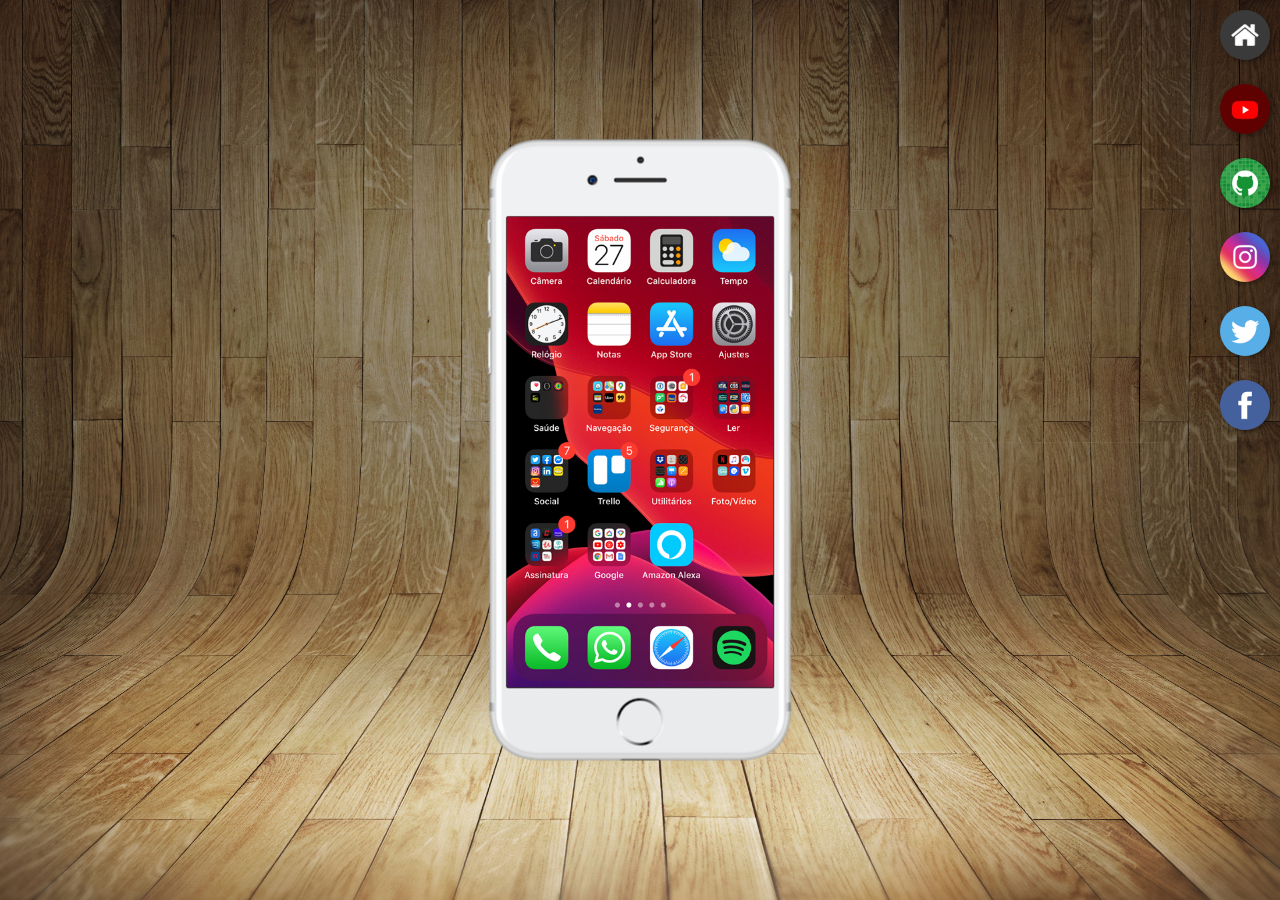
<file: index.html>
<!DOCTYPE html>
<html lang="pt-br">
<head>
    <meta charset="UTF-8">
    <meta name="viewport" content="width=device-width, initial-scale=1.0">
    <link rel="shortcut icon" href="favicon.ico" type="image/x-icon">
    <link rel="stylesheet" href="style.css">
    <title>Projeto Social</title>
</head>
<body>
    <main>
        <section id="telefone">
            <iframe src="home.html" name="tela" id="tela" frameborder="0">
                Seu navegador não é compatível com isso.
            </iframe>
        </section>

        <section id="redes-sociais">
            <a href="home.html" target="tela"><img src="imagens/logo-home.jpg" alt="Home"></a><br>
            <a href="youtube.html" target="tela"><img src="imagens/logo-youtube.jpg" alt="Youtube"></a><br>
            <a href="github.html" target="tela"><img src="imagens/logo-github.jpg" alt="GitHub"></a><br>
            <a href="instagram.html" target="tela"><img src="imagens/logo-instagram.jpg" alt="Instagram"></a><br>
            <a href="twitter.html" target="tela"><img src="imagens/logo-twitter.jpg" alt="Twitter"></a><br>
            <a href="facebook.html" target="tela"><img src="imagens/logo-facebook.jpg" alt="Facebook"></a><br>
        </section>
    </main>
</body>
</html>
</file>
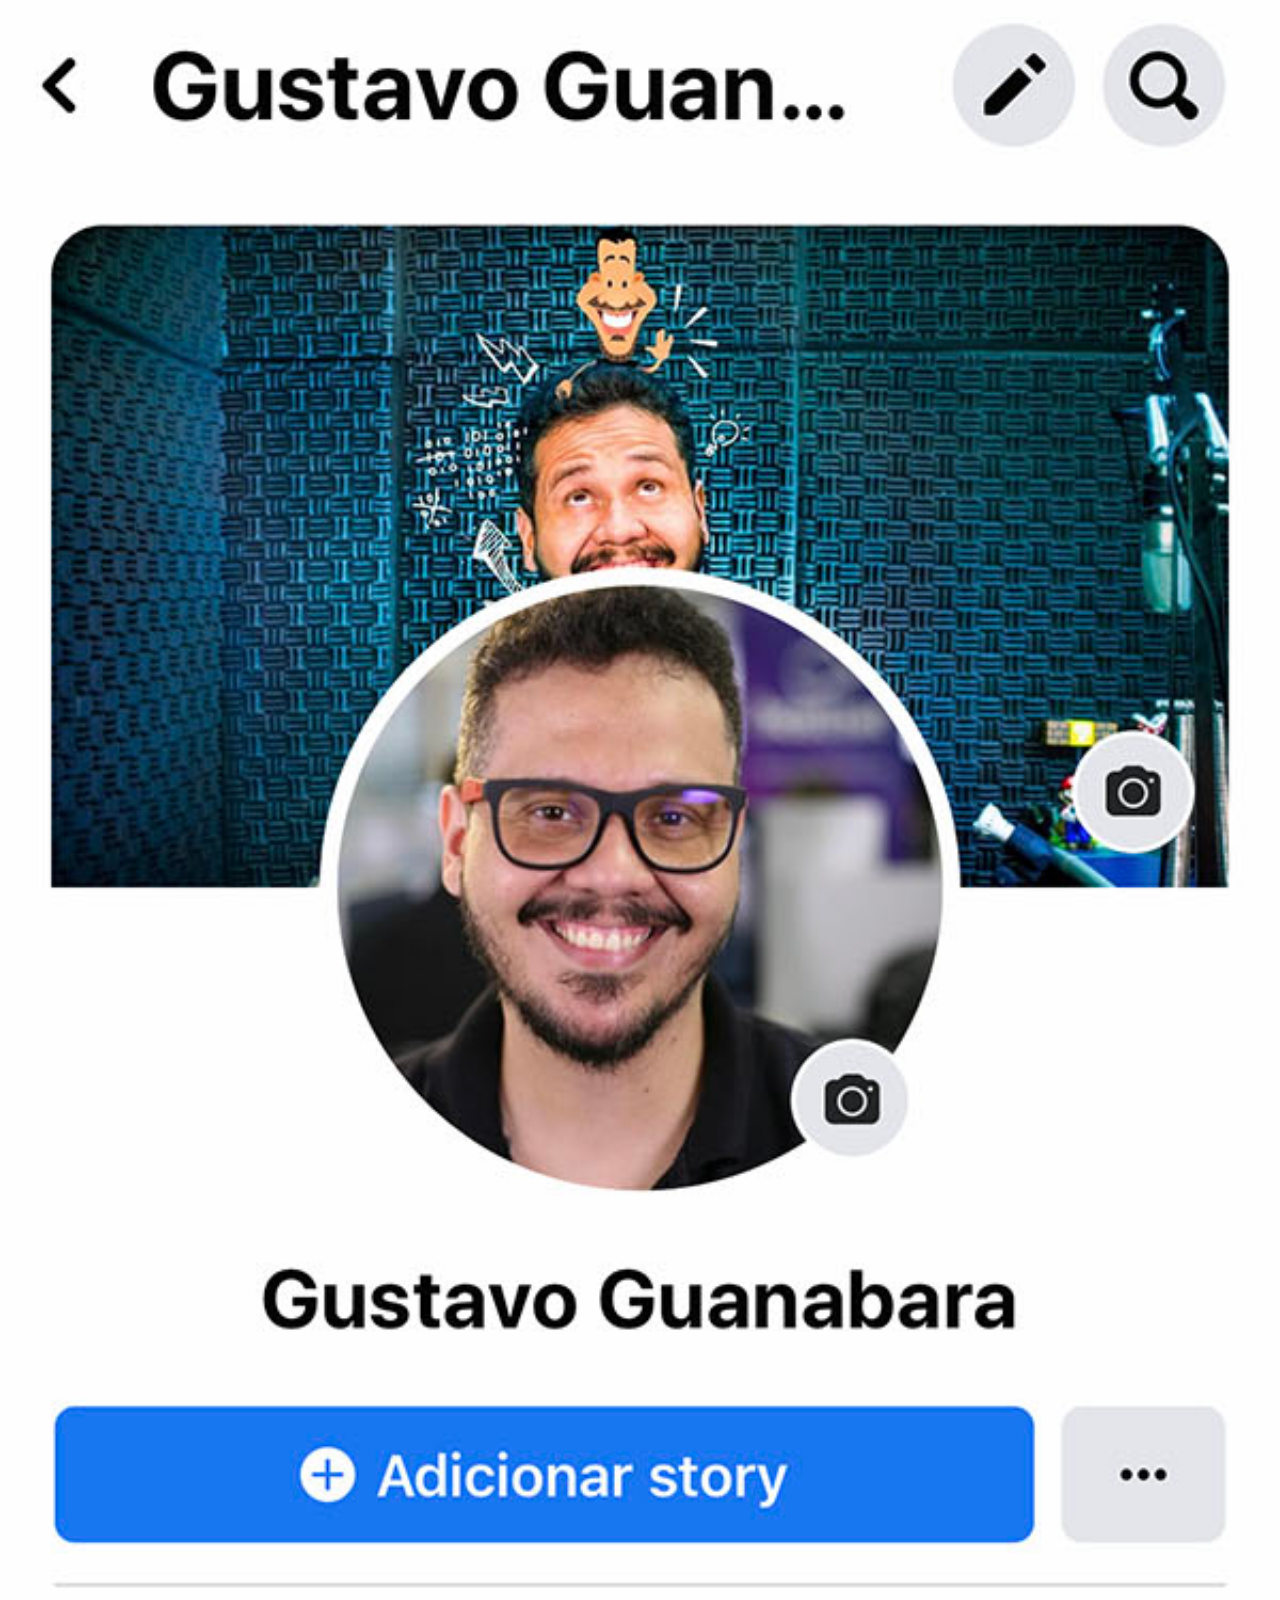
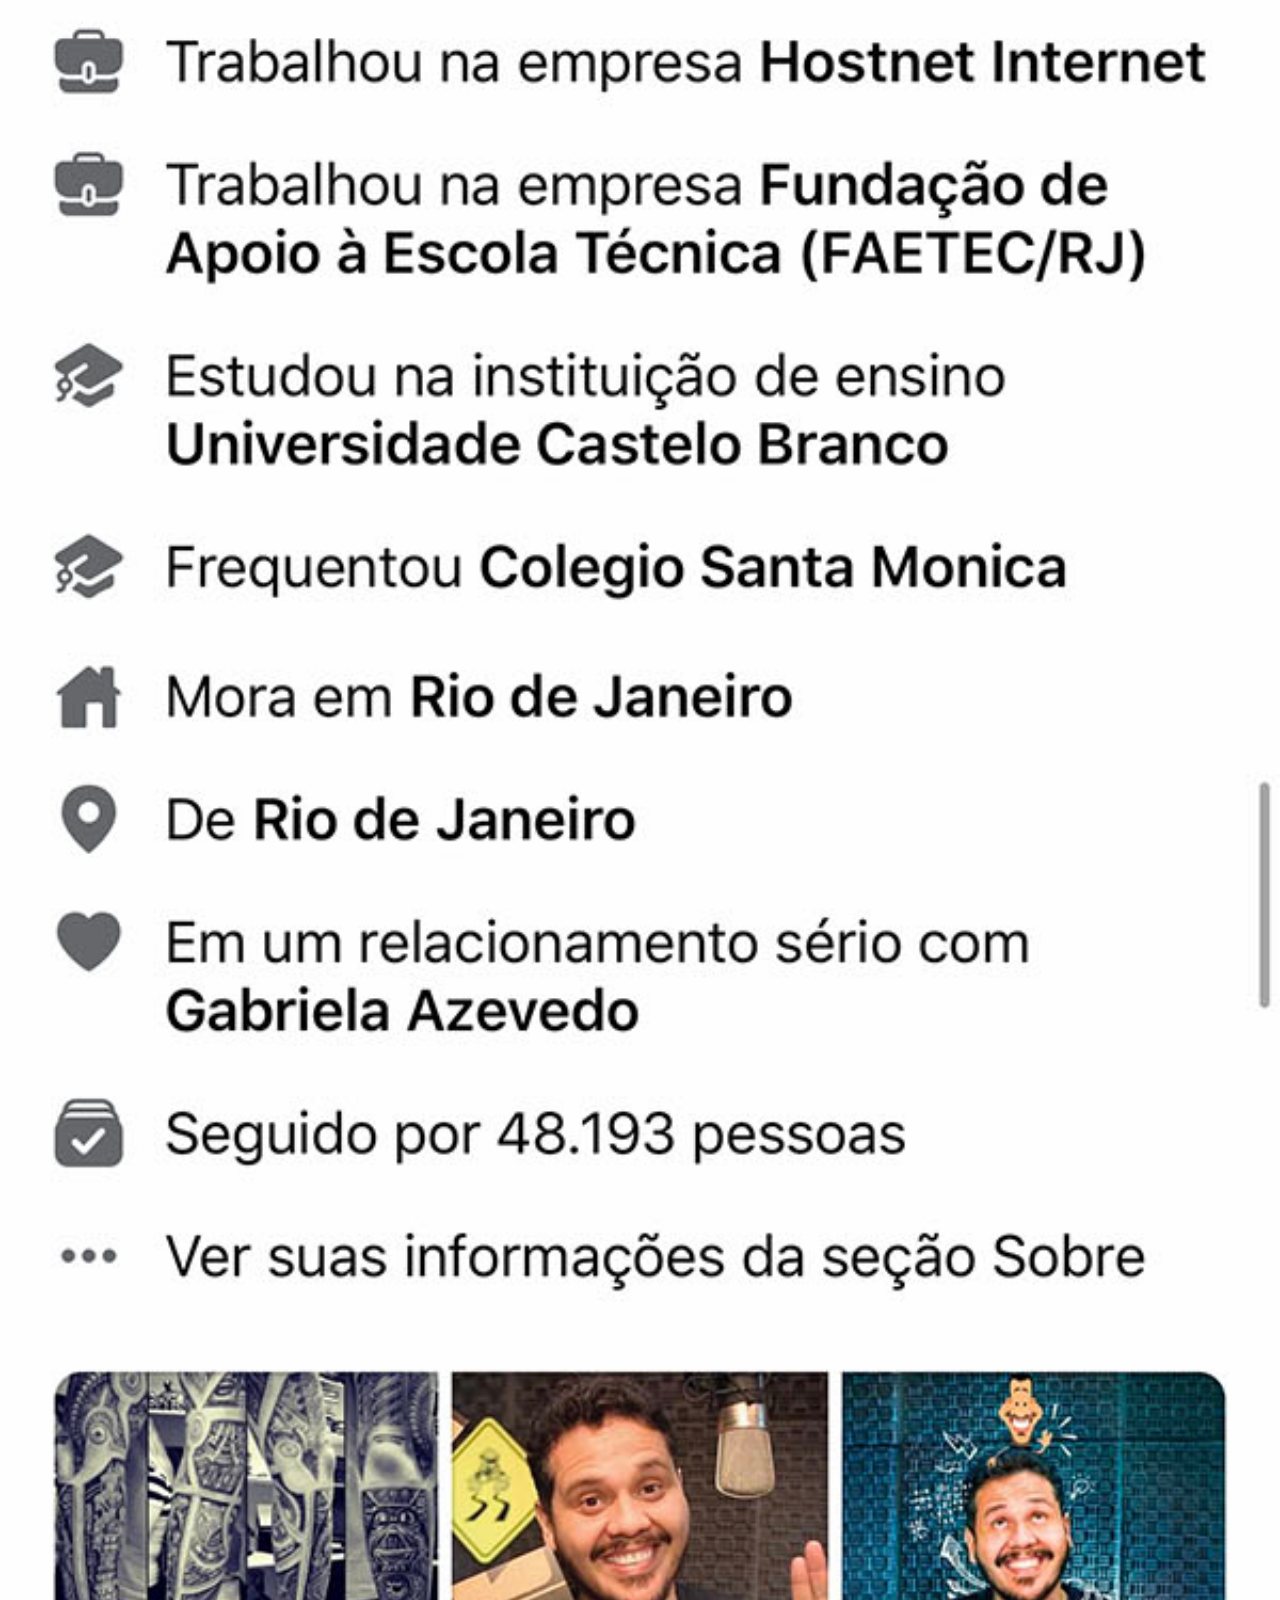
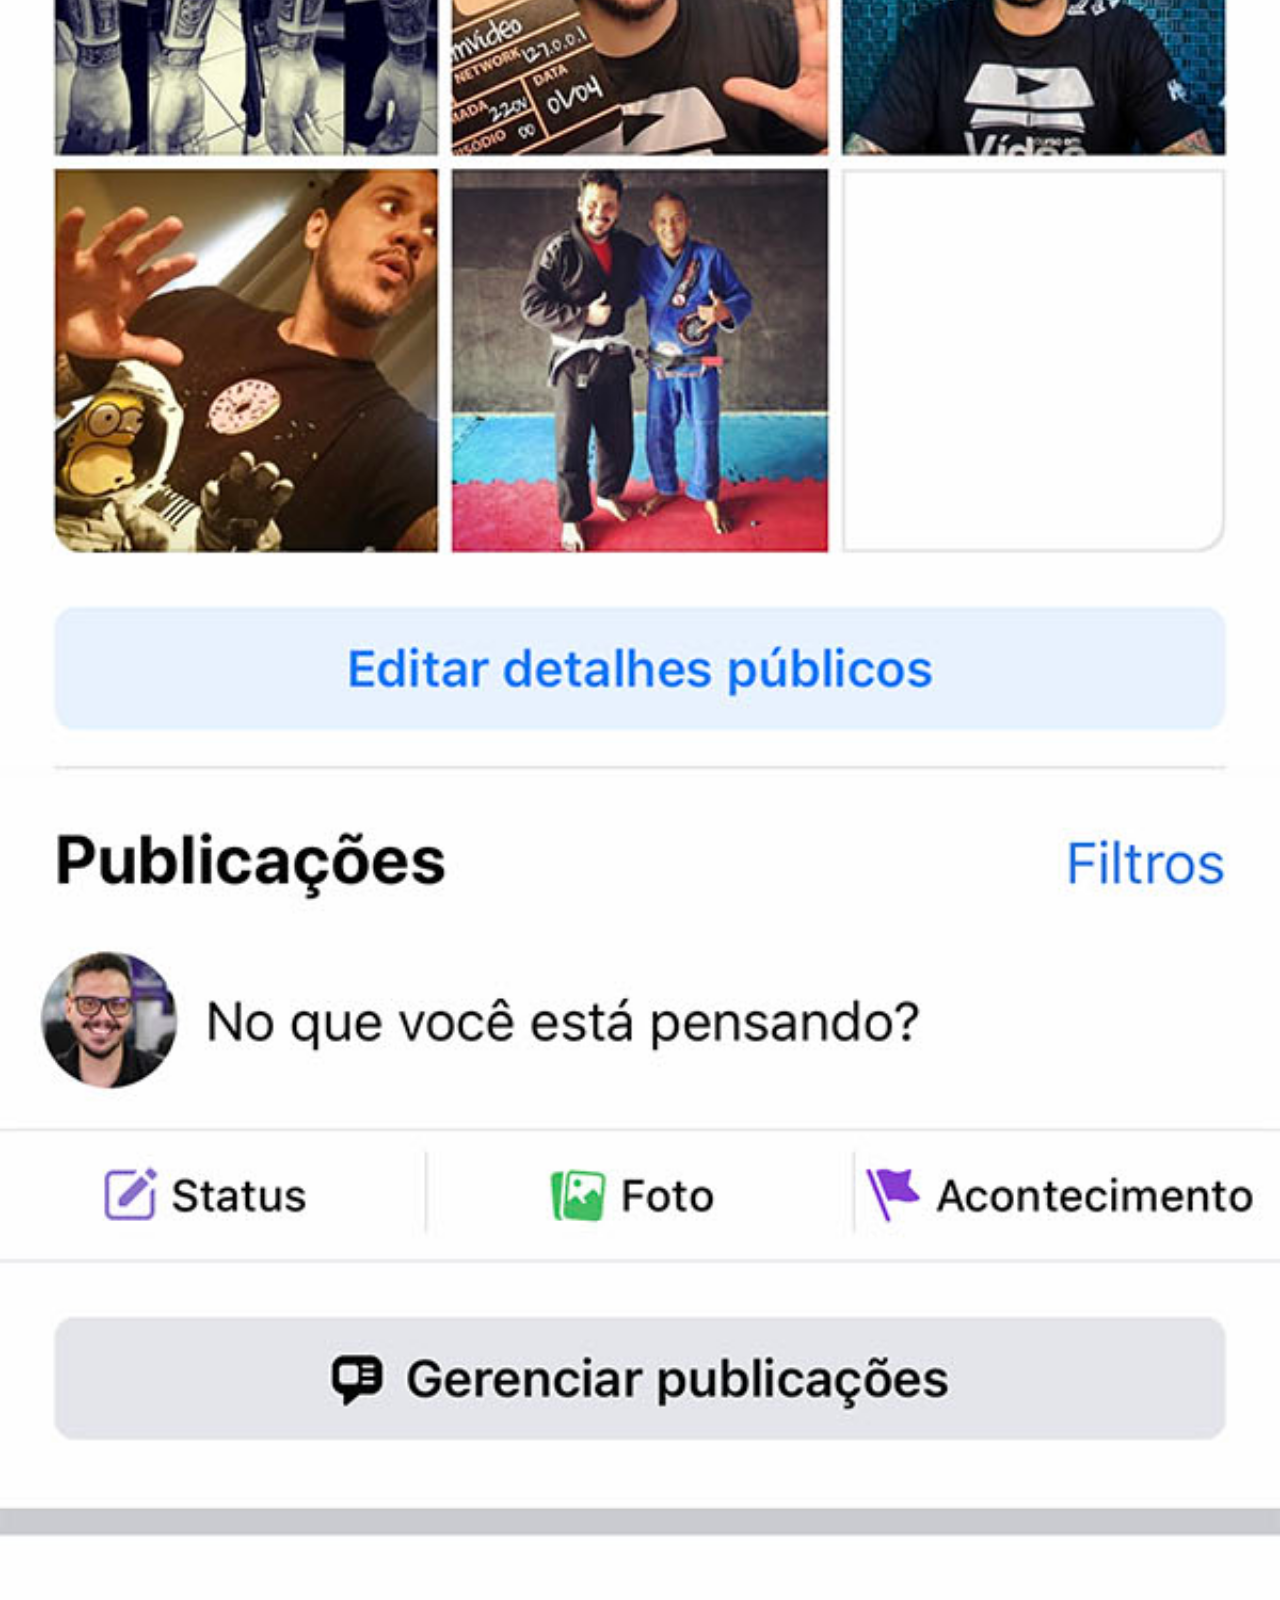
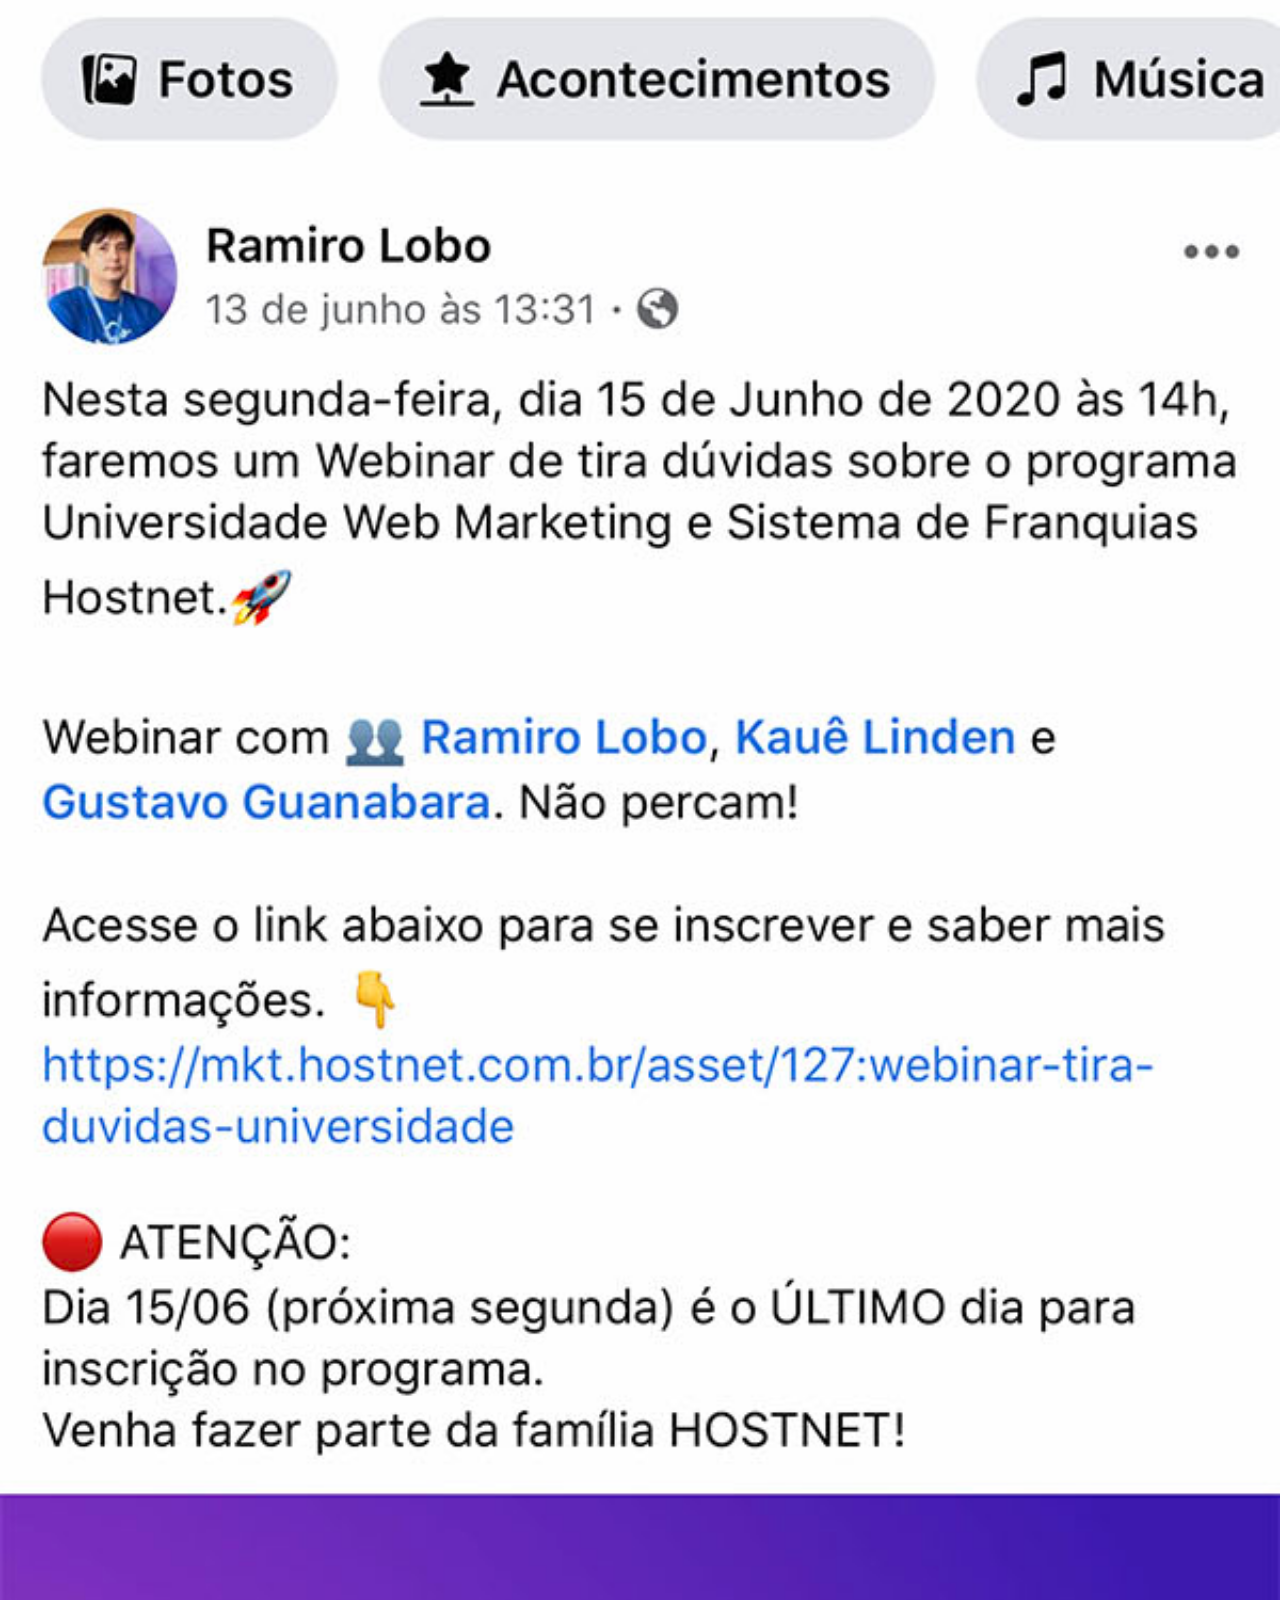
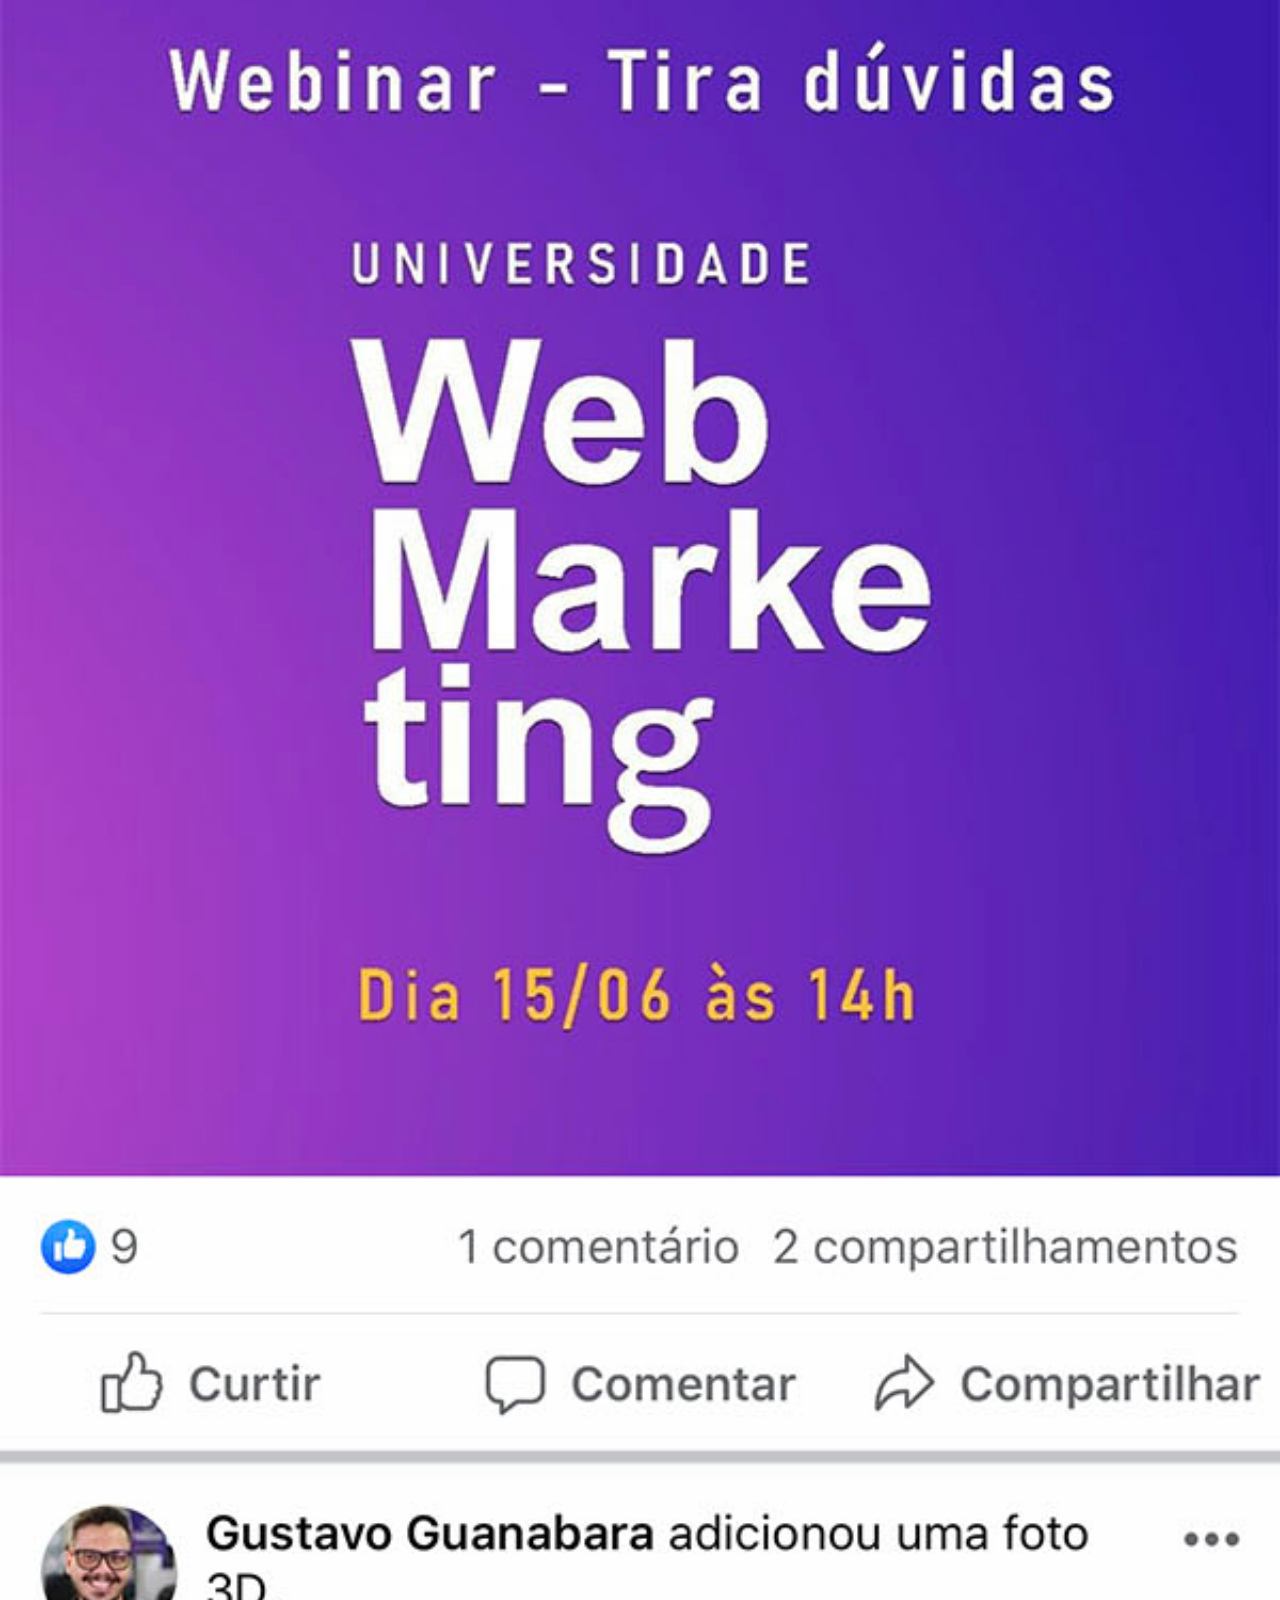
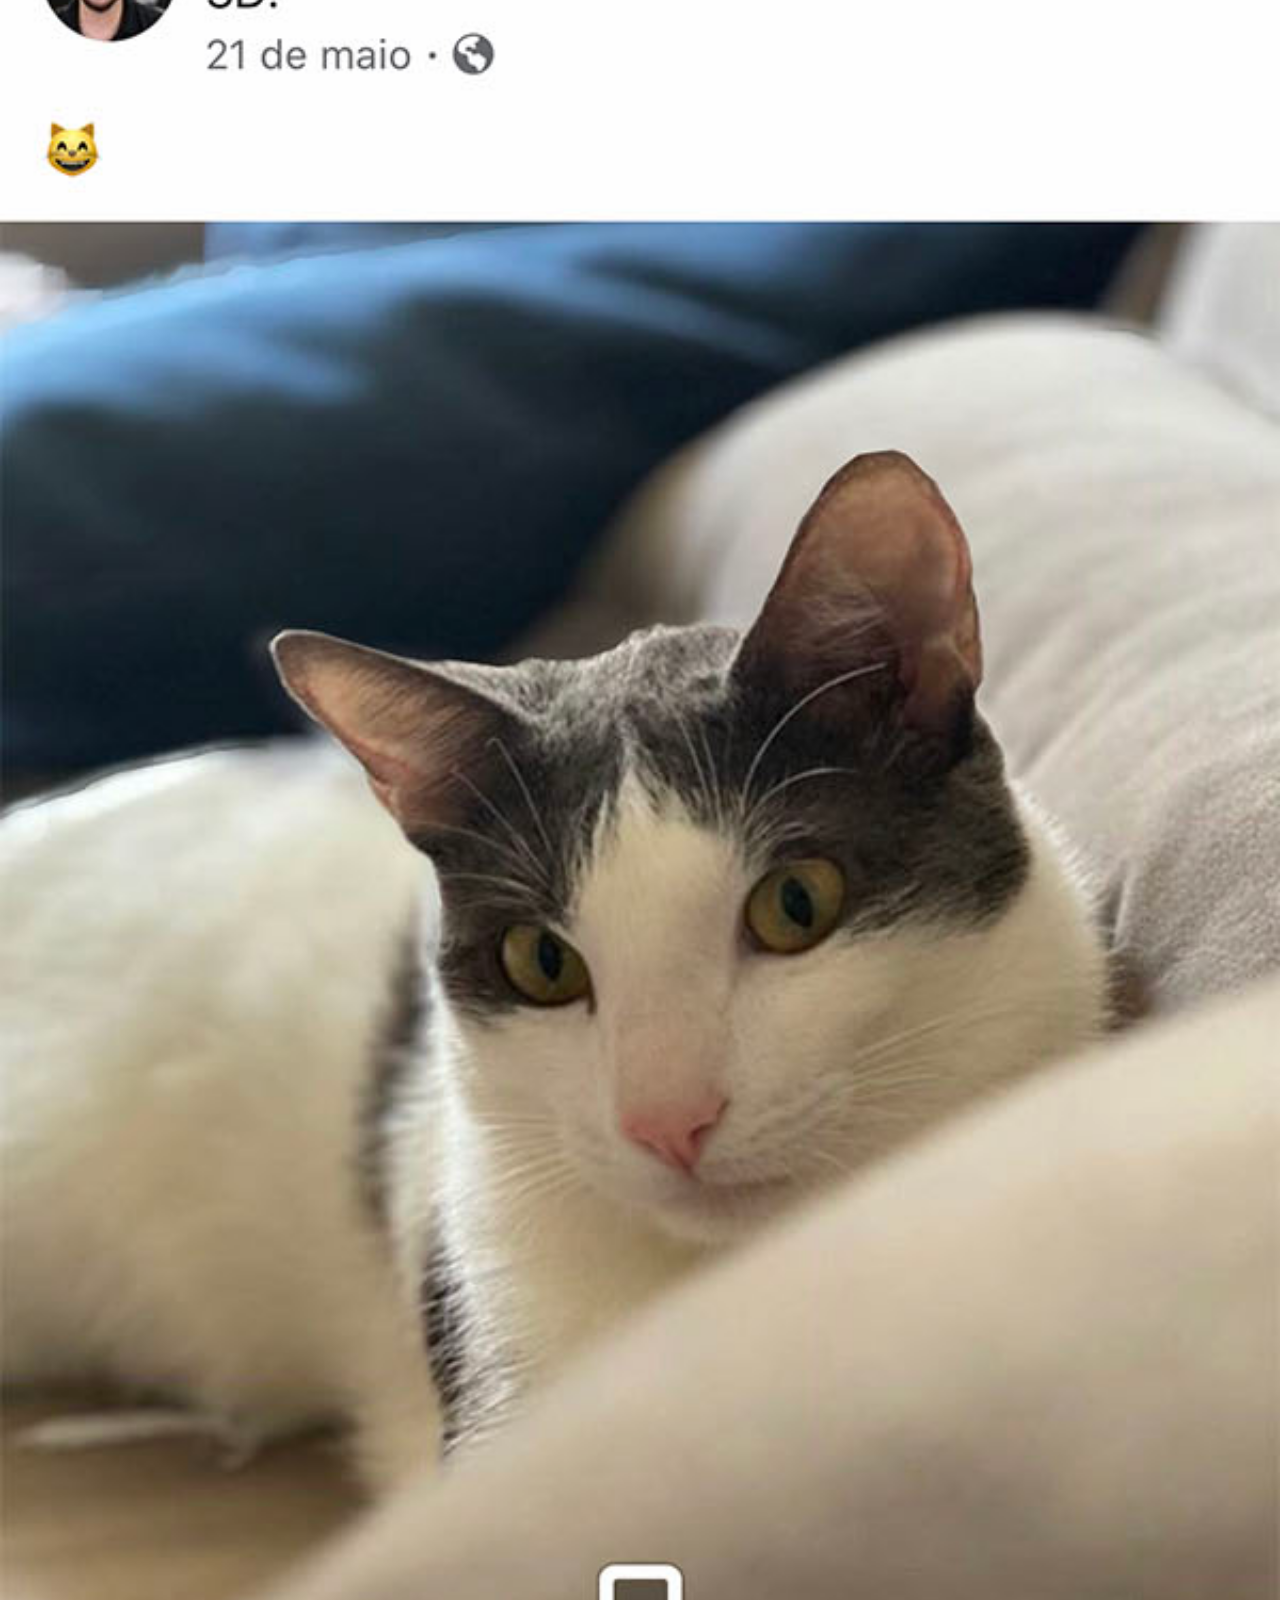
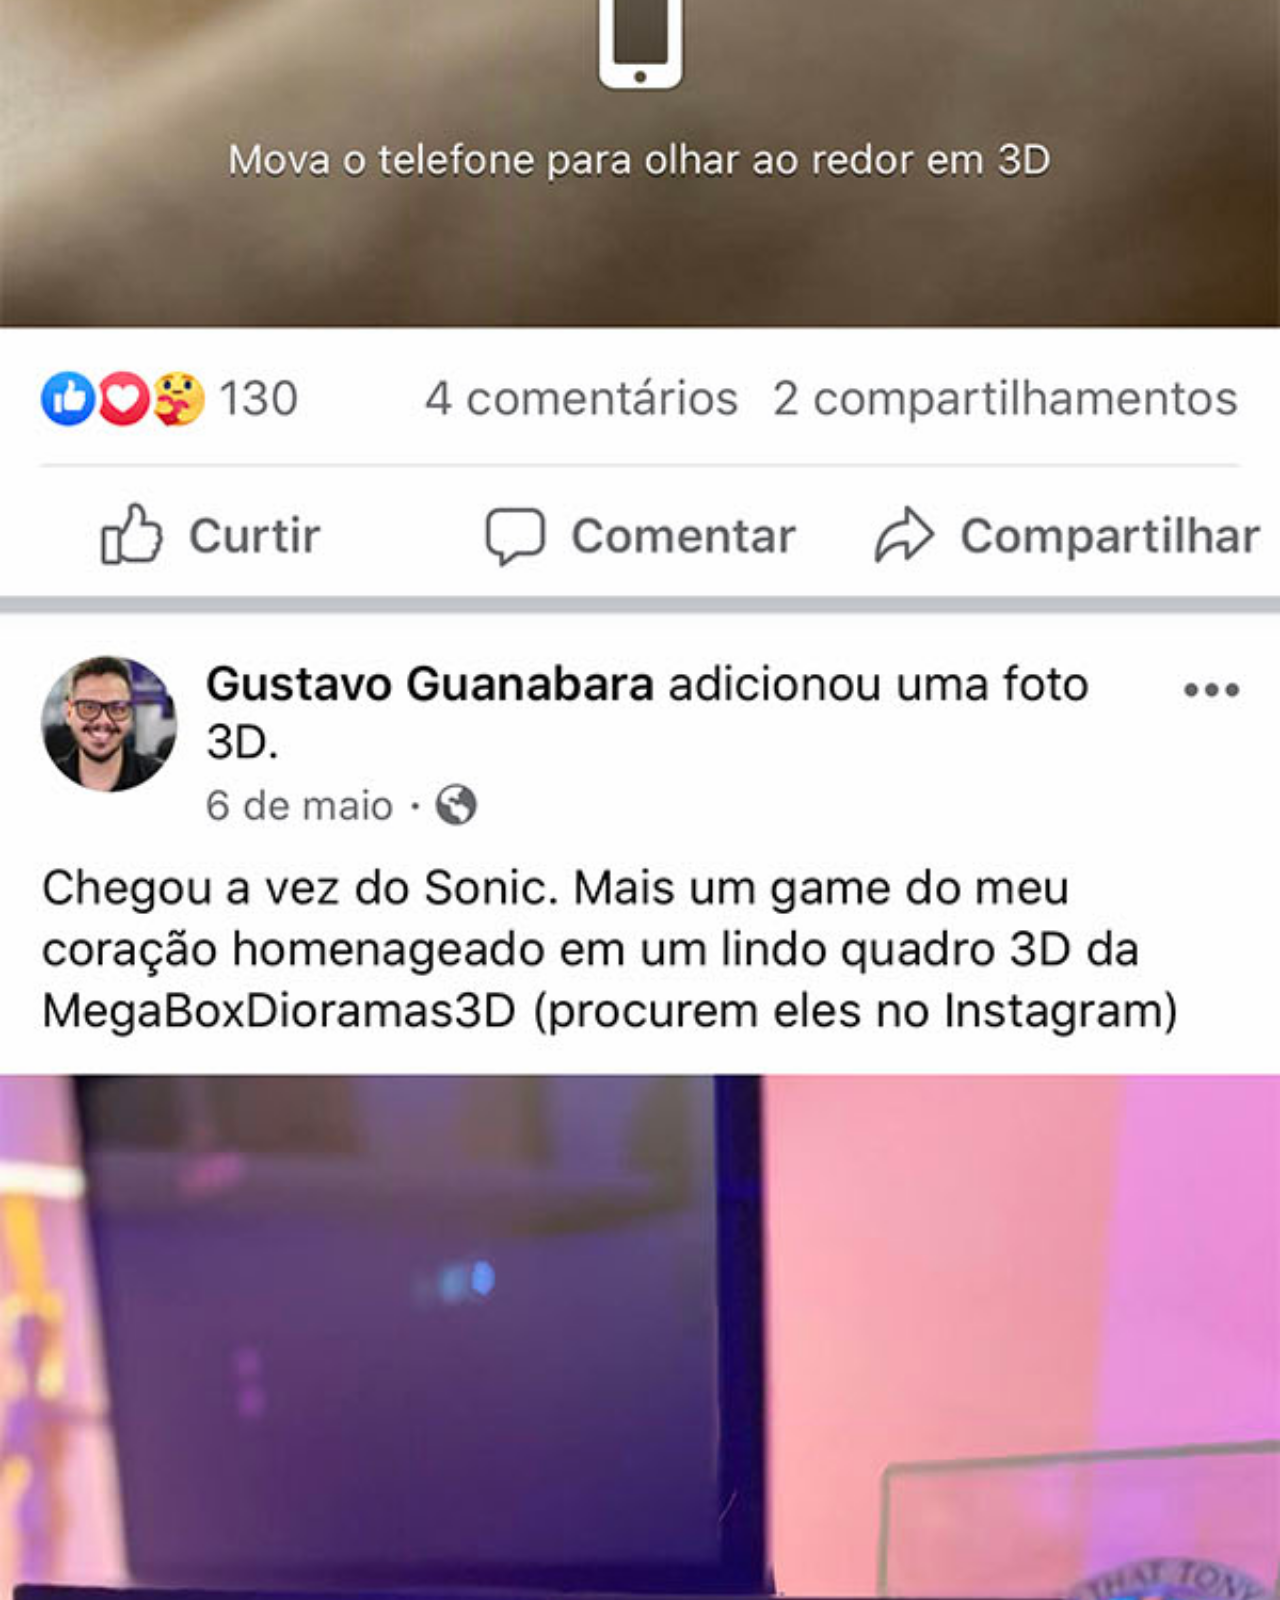
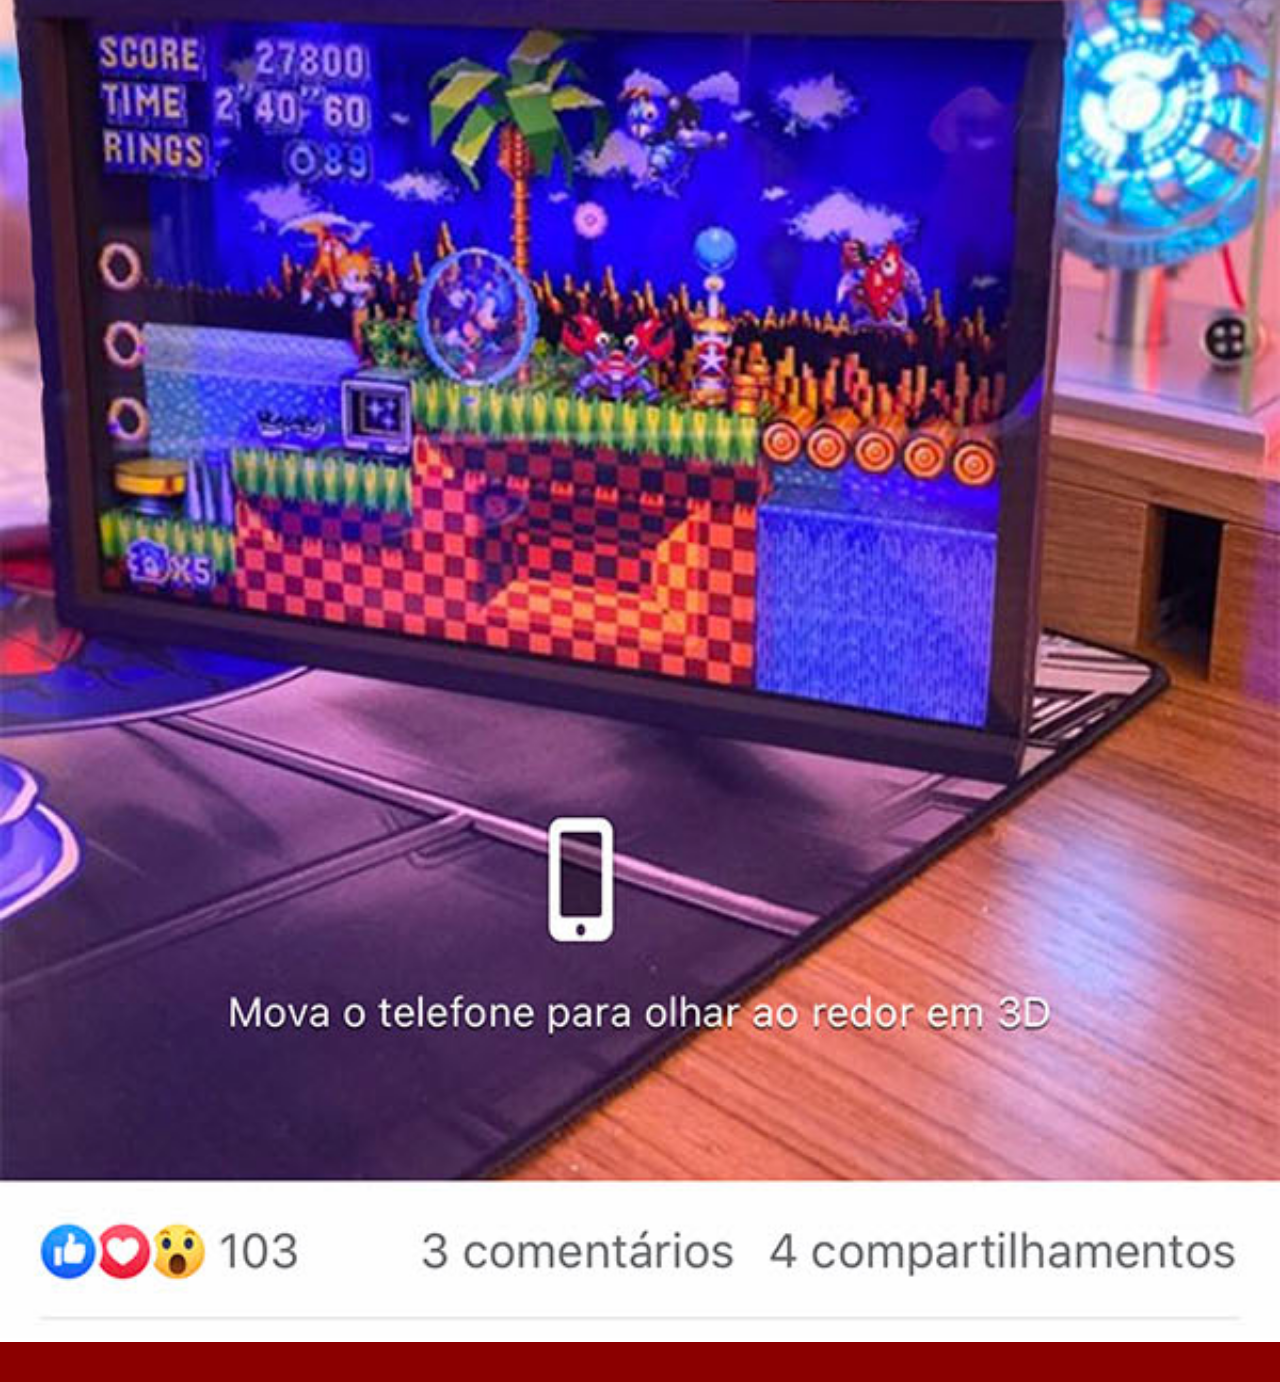
<file: facebook.html>
<!DOCTYPE html>
<html lang="pt-br">
<head>
    <meta charset="UTF-8">
    <meta name="viewport" content="width=device-width, initial-scale=1.0">
    <title>Facebook</title>
    <link rel="stylesheet" href="social.css">
</head>
<body>
    <img src="imagens/tela-facebook.jpg" alt="">
    <a href="https://www.facebook.com/gustavoguanabara/?locale=pt_BR" target="_blank"></a>
</body>
</html>
</file>
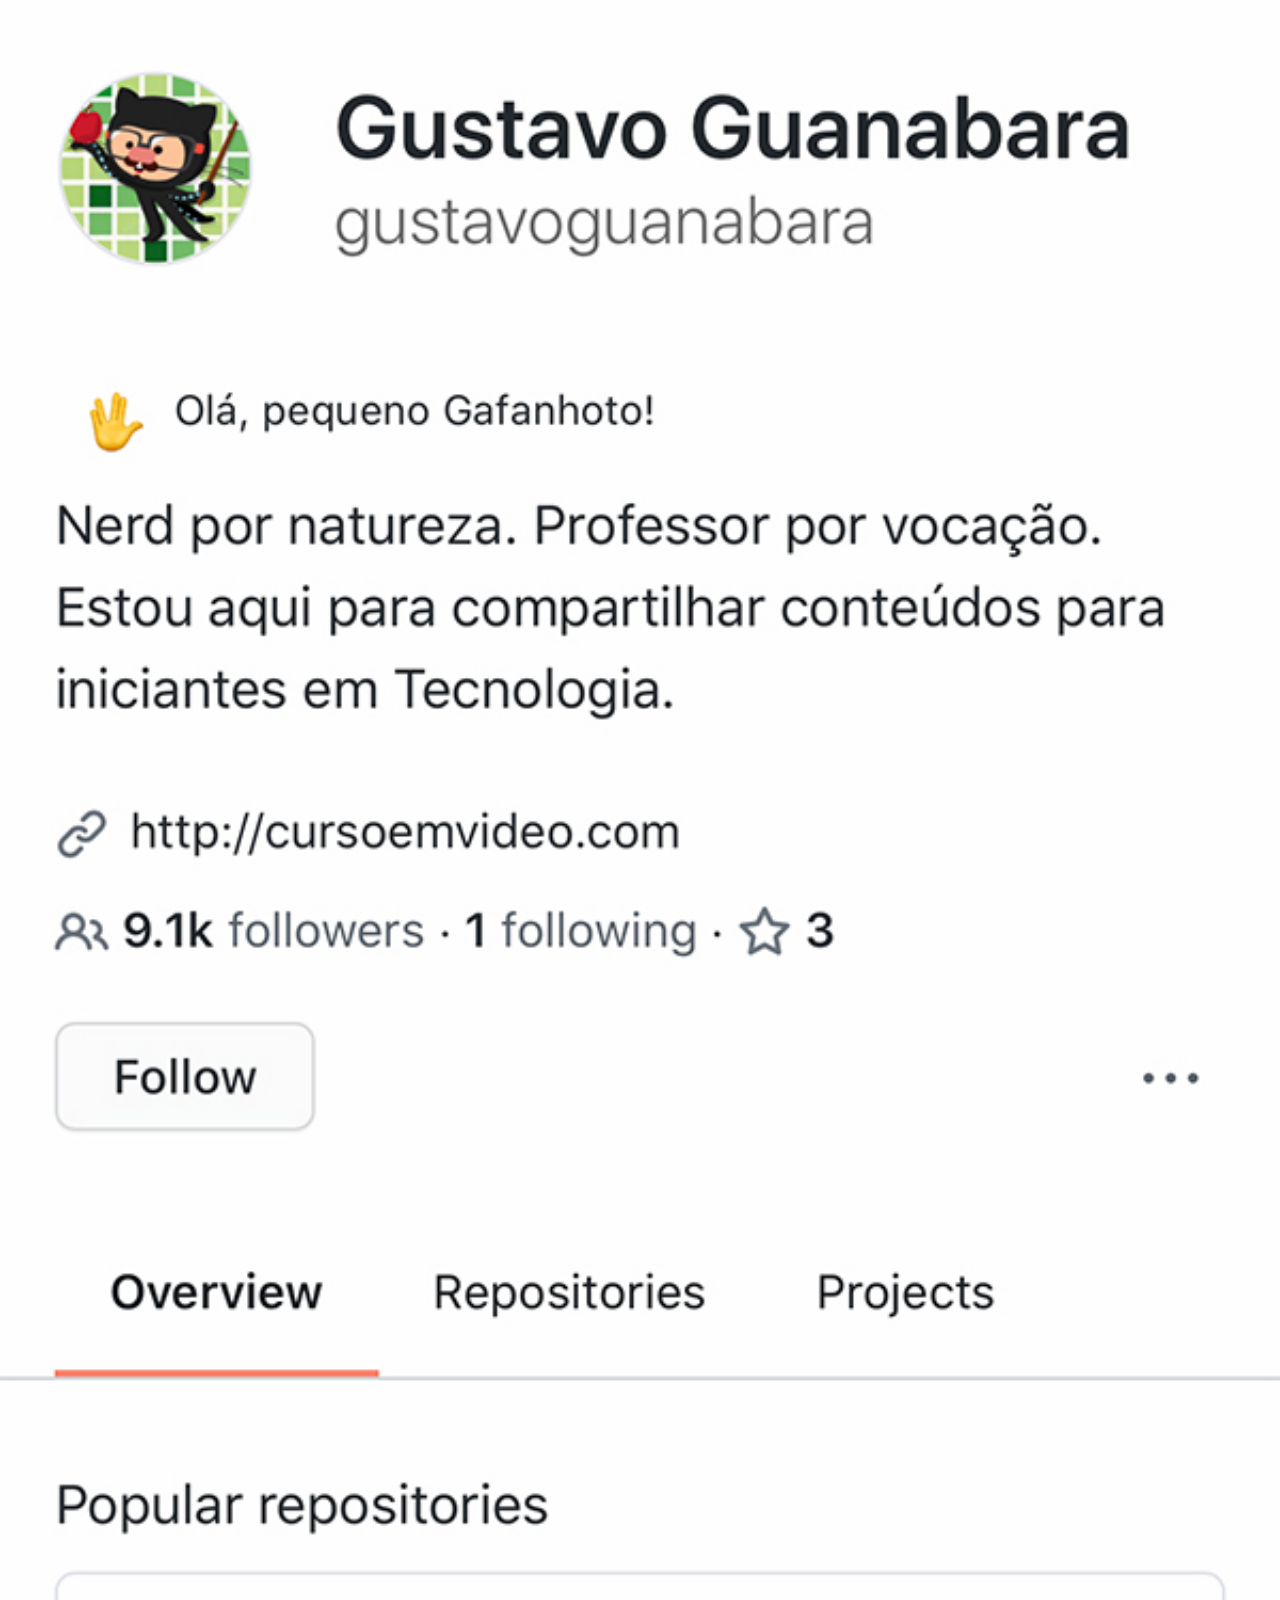
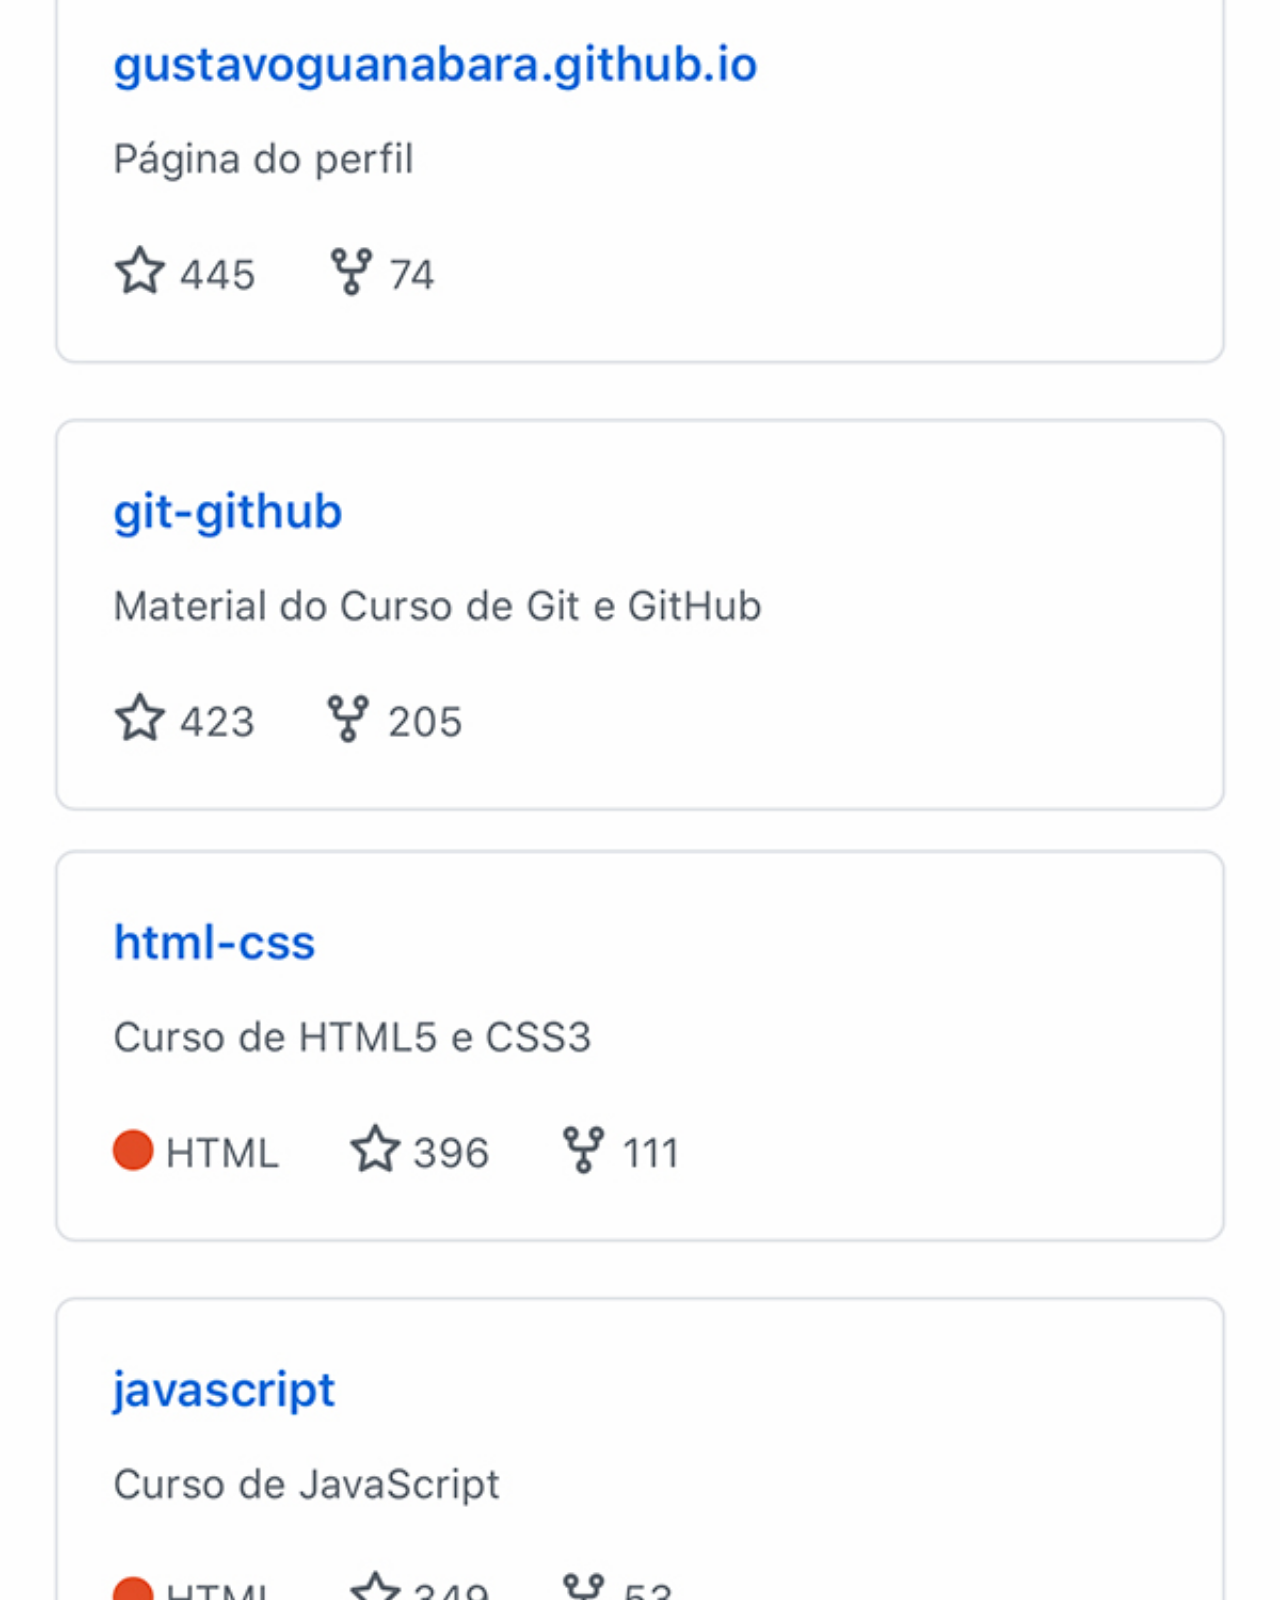
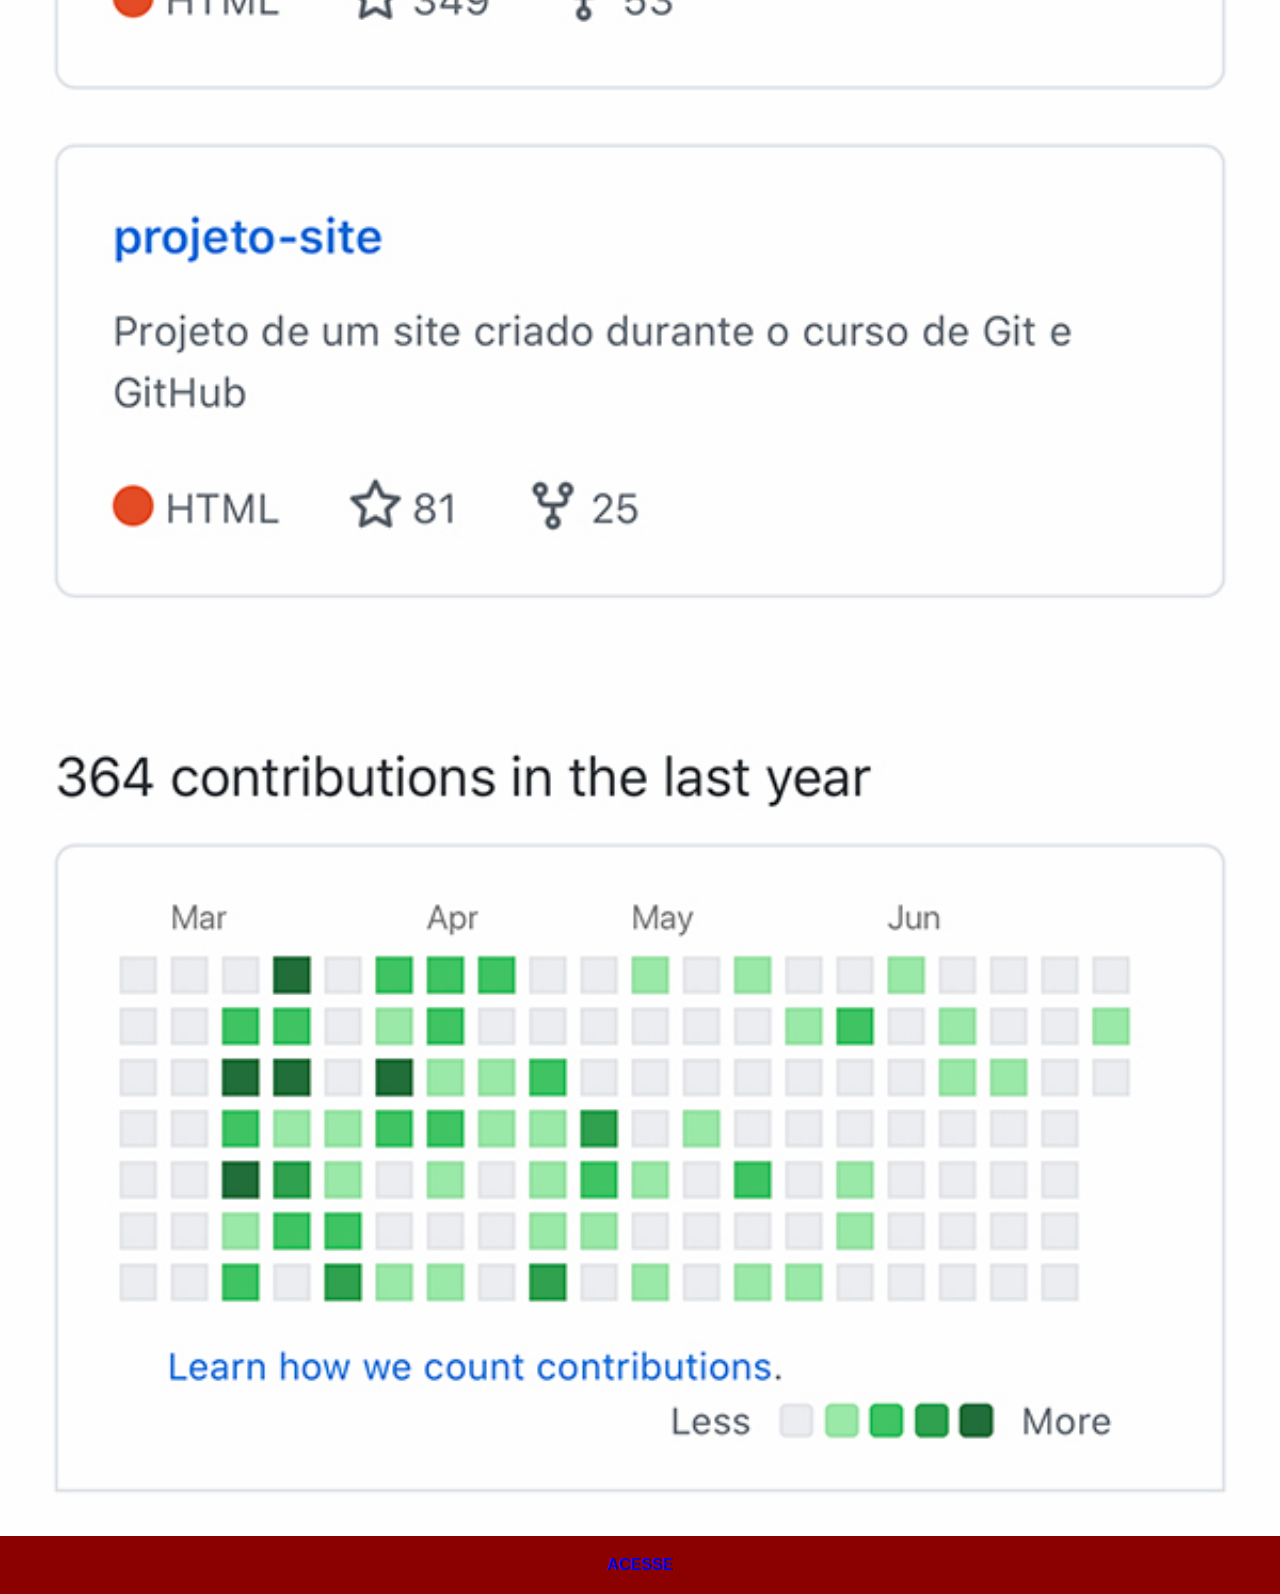
<file: github.html>
<!DOCTYPE html>
<html lang="pt-br">
<head>
    <meta charset="UTF-8">
    <meta name="viewport" content="width=device-width, initial-scale=1.0">
    <title>Github</title>
    <link rel="stylesheet" href="social.css">
</head>
<body>
    <img src="imagens/tela-github.jpg" alt="">
    <a href="https://github.com/gustavoguanabara" target="_blank">ACESSE</a>
</body>
</html>
</file>
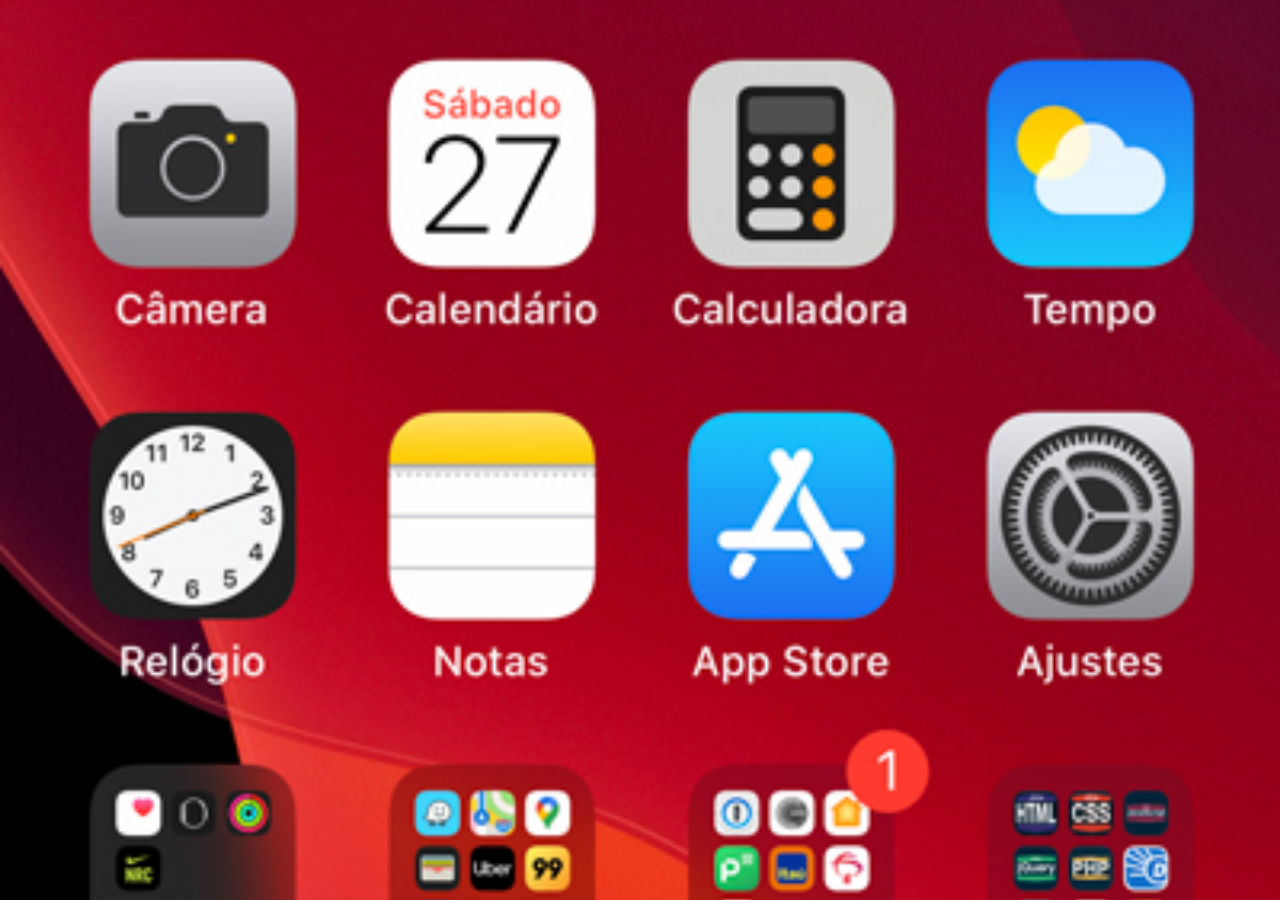
<file: home.html>
<!DOCTYPE html>
<html lang="pt-br">
<head>
    <meta charset="UTF-8">
    <meta name="viewport" content="width=device-width, initial-scale=1.0">
    <title>Home</title>
</head>
<style>
    * {
        margin: 0px;
        padding: 0px;   
    }

    body {
        width: 100vw;
        height: 100vh;
        background: black url('imagens/tela-home.jpg') no-repeat top center;
        background-size: cover;
    }
</style>
<body>
    
</body>
</html>
</file>
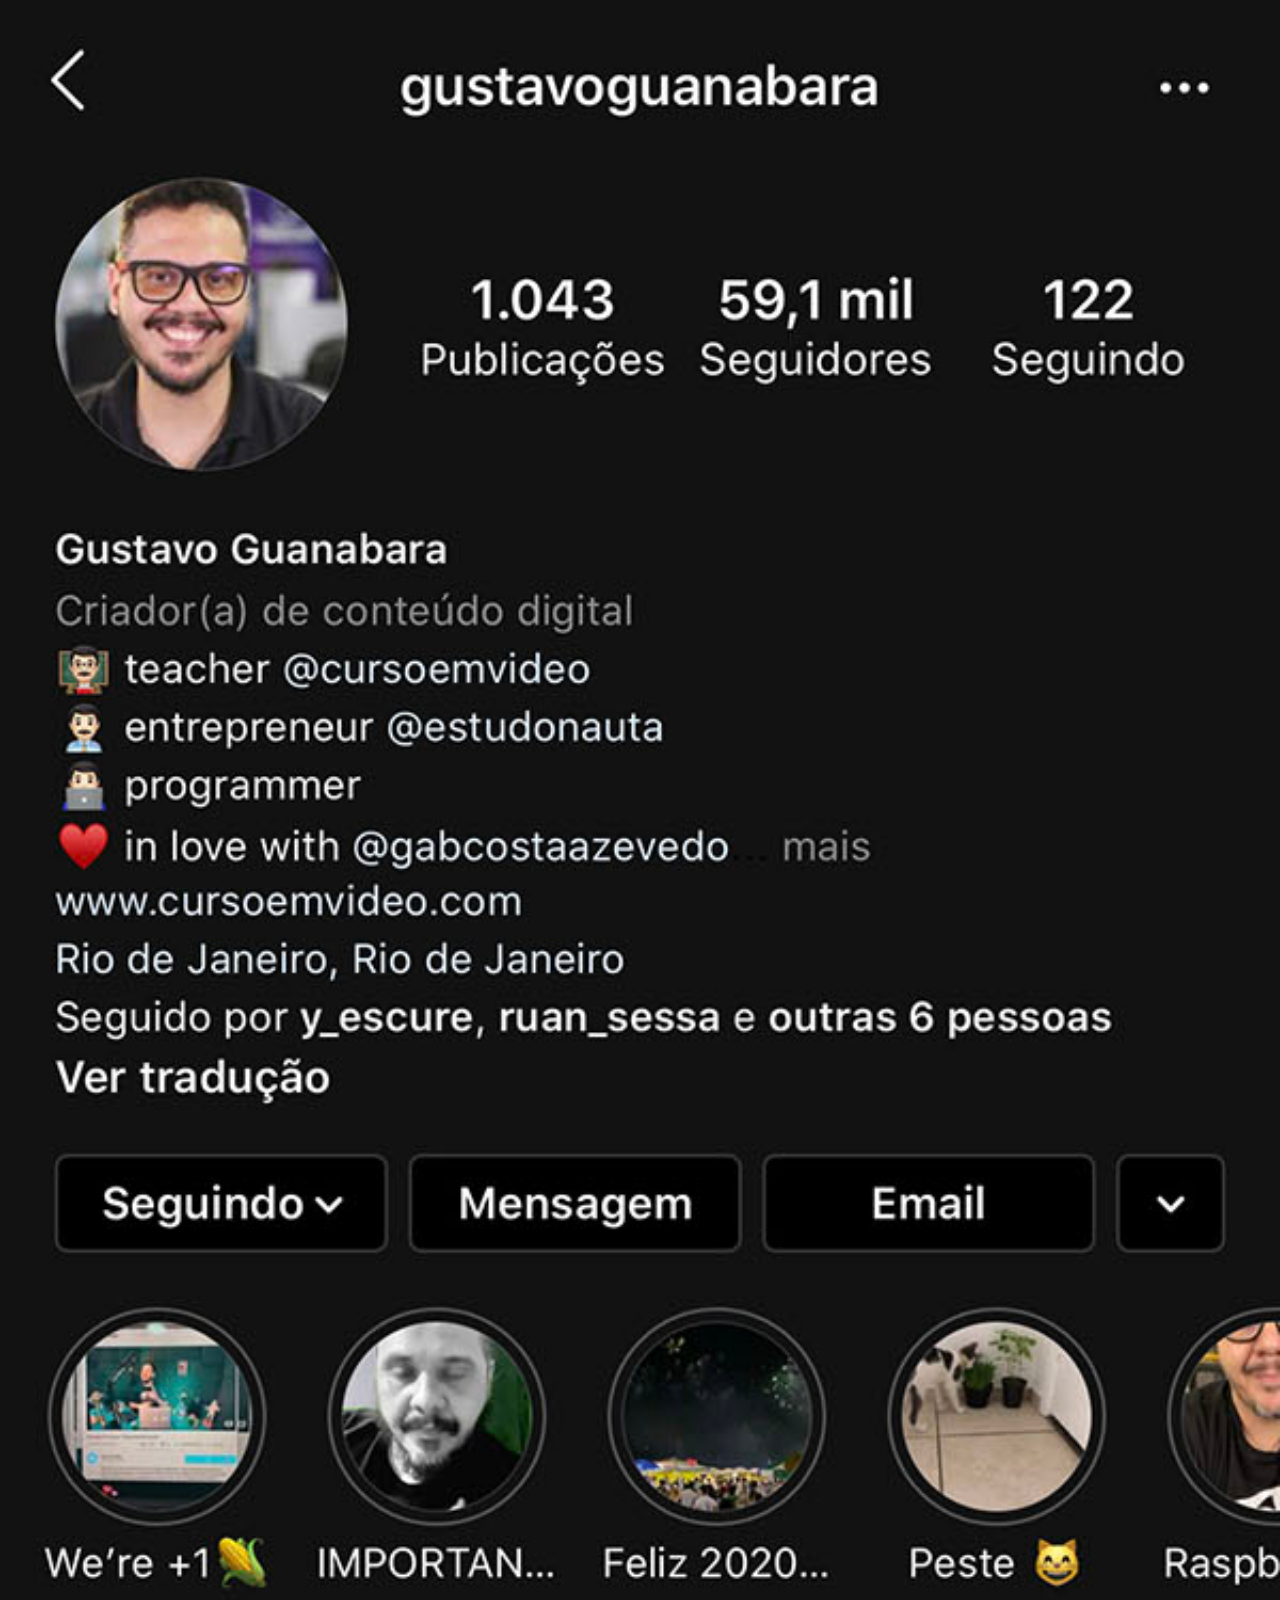
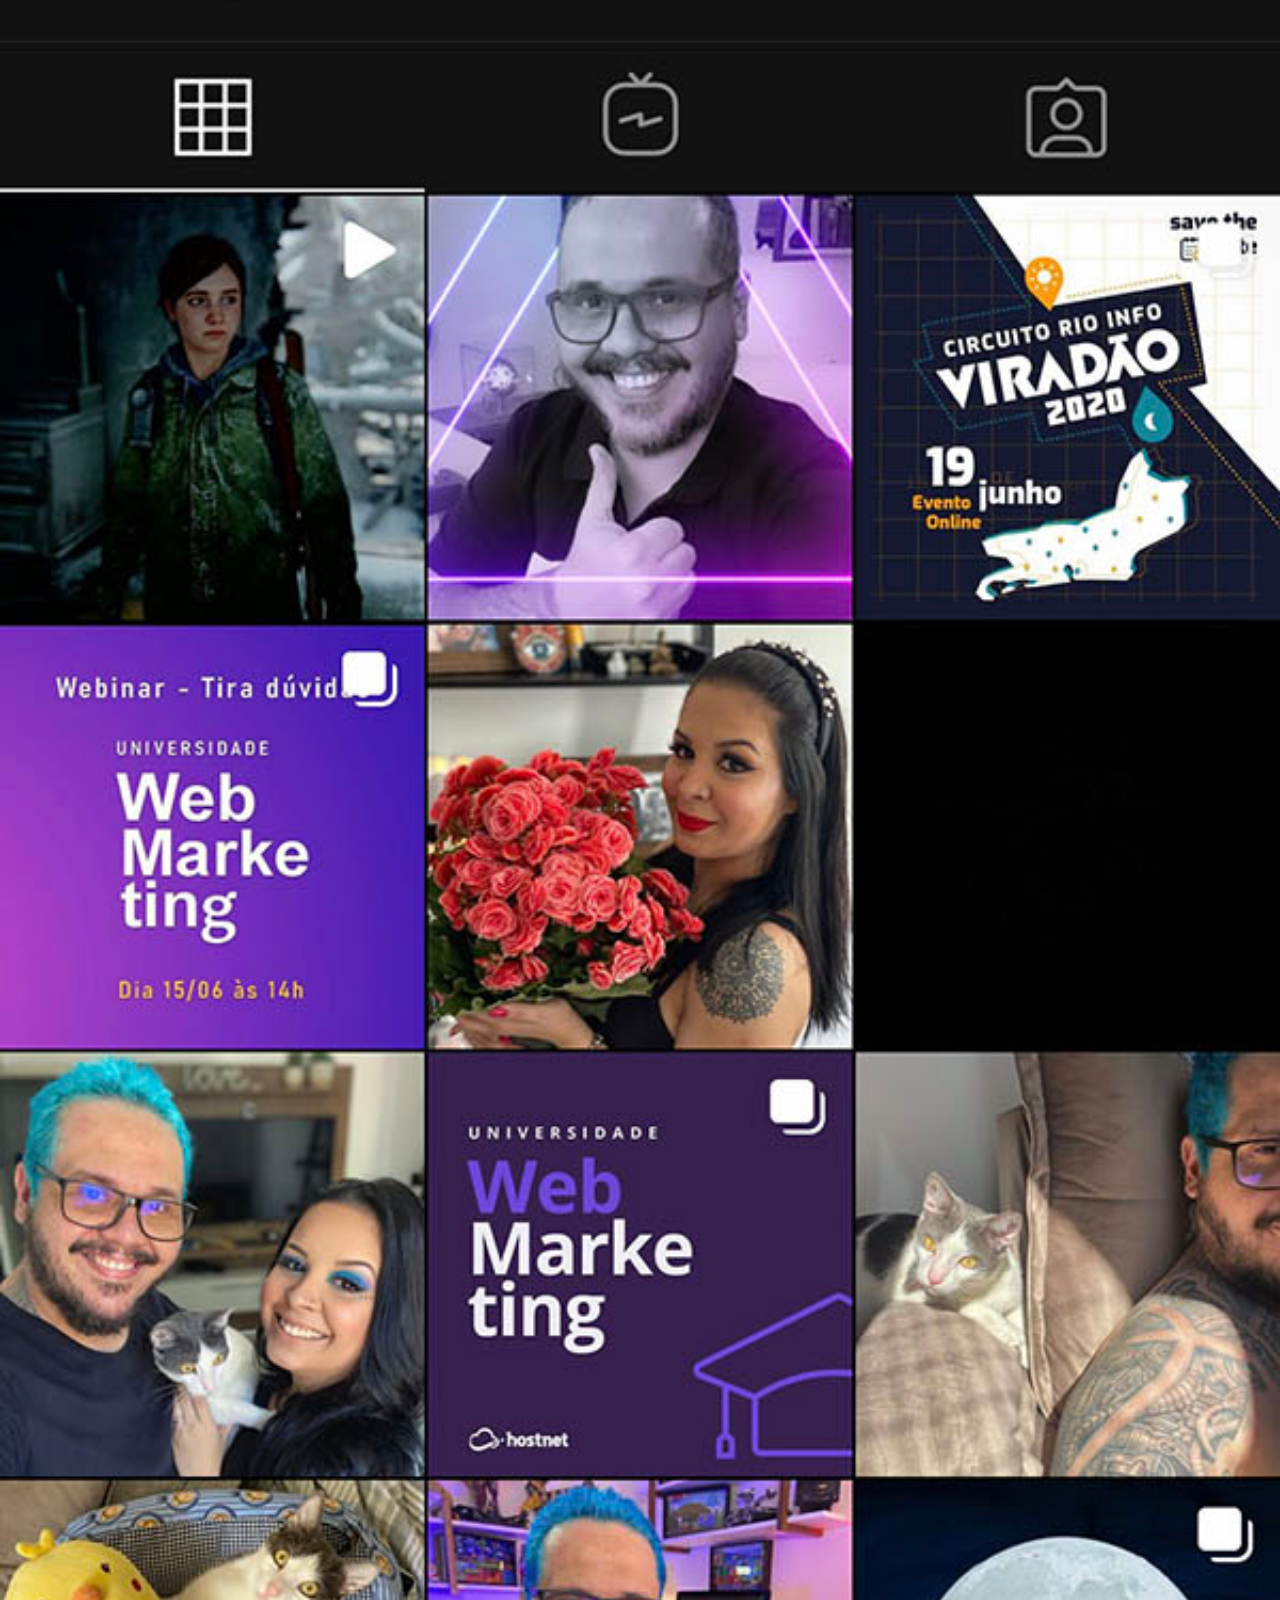
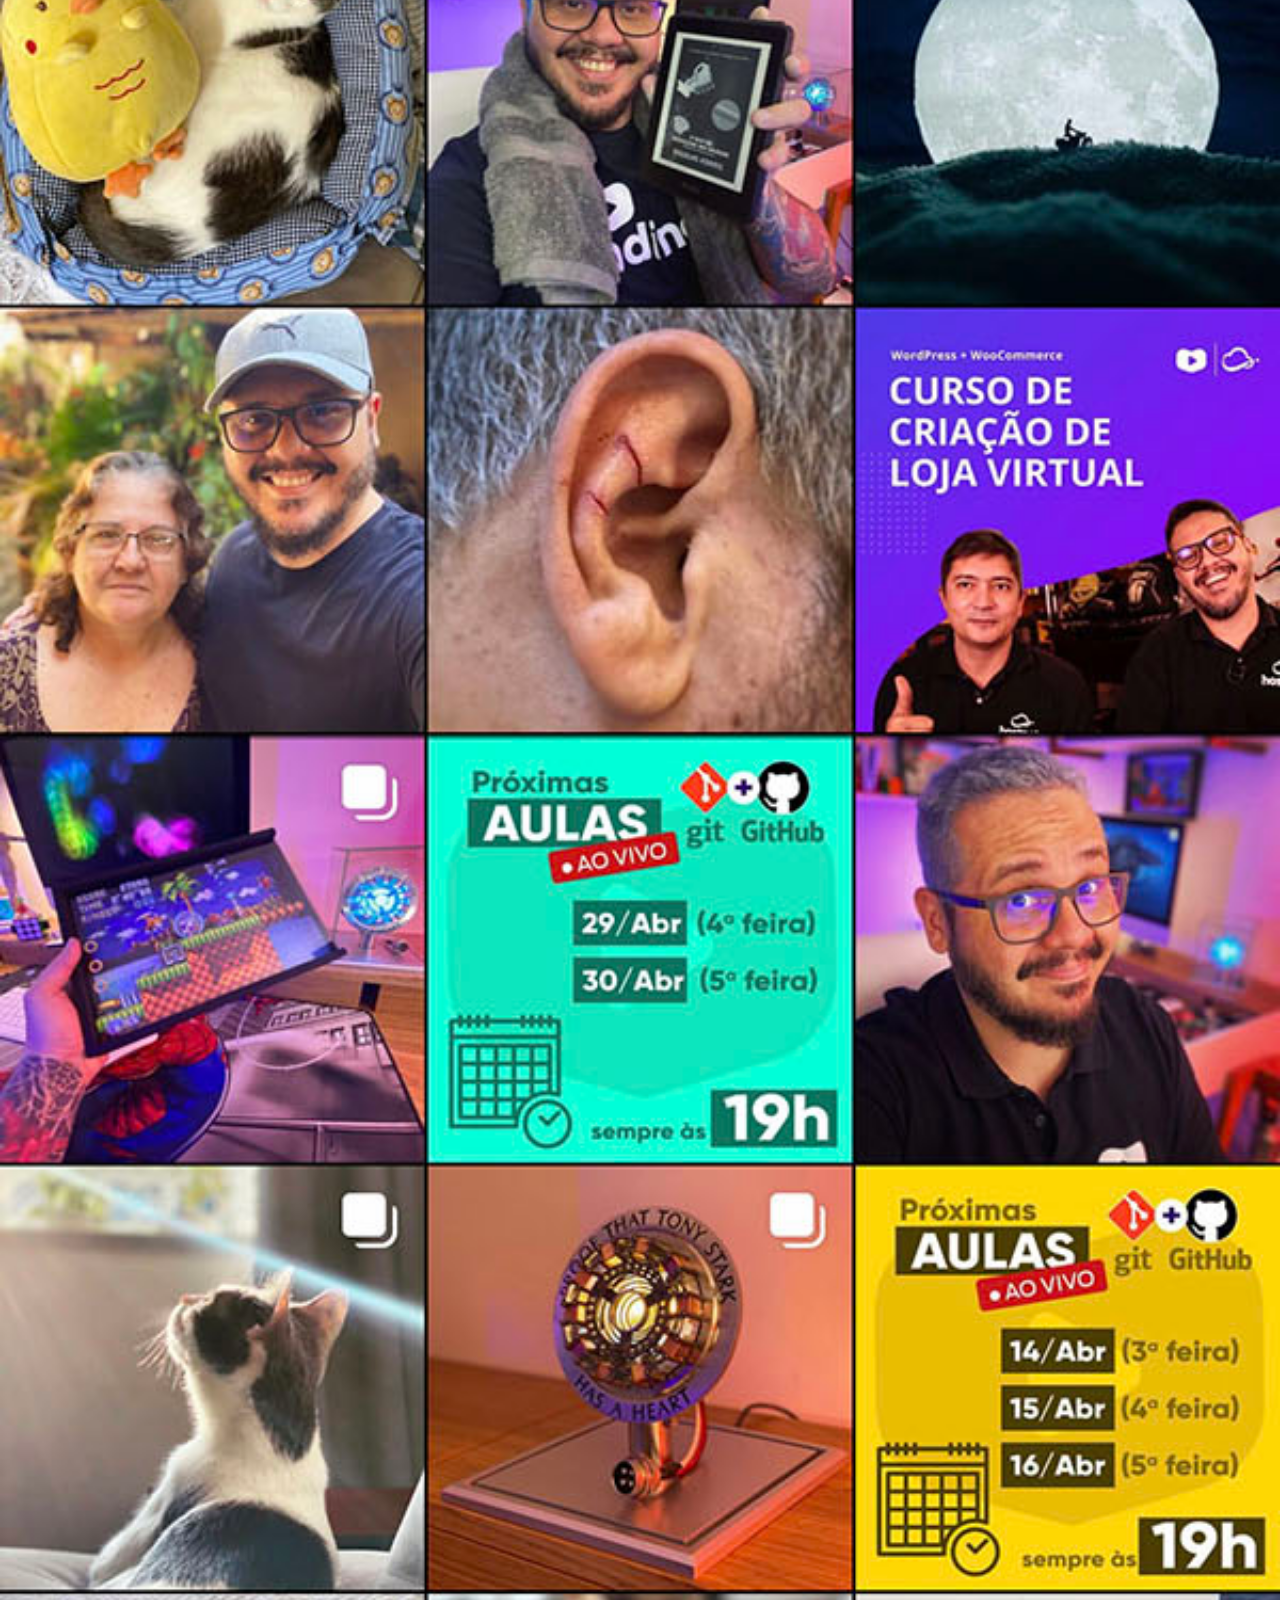
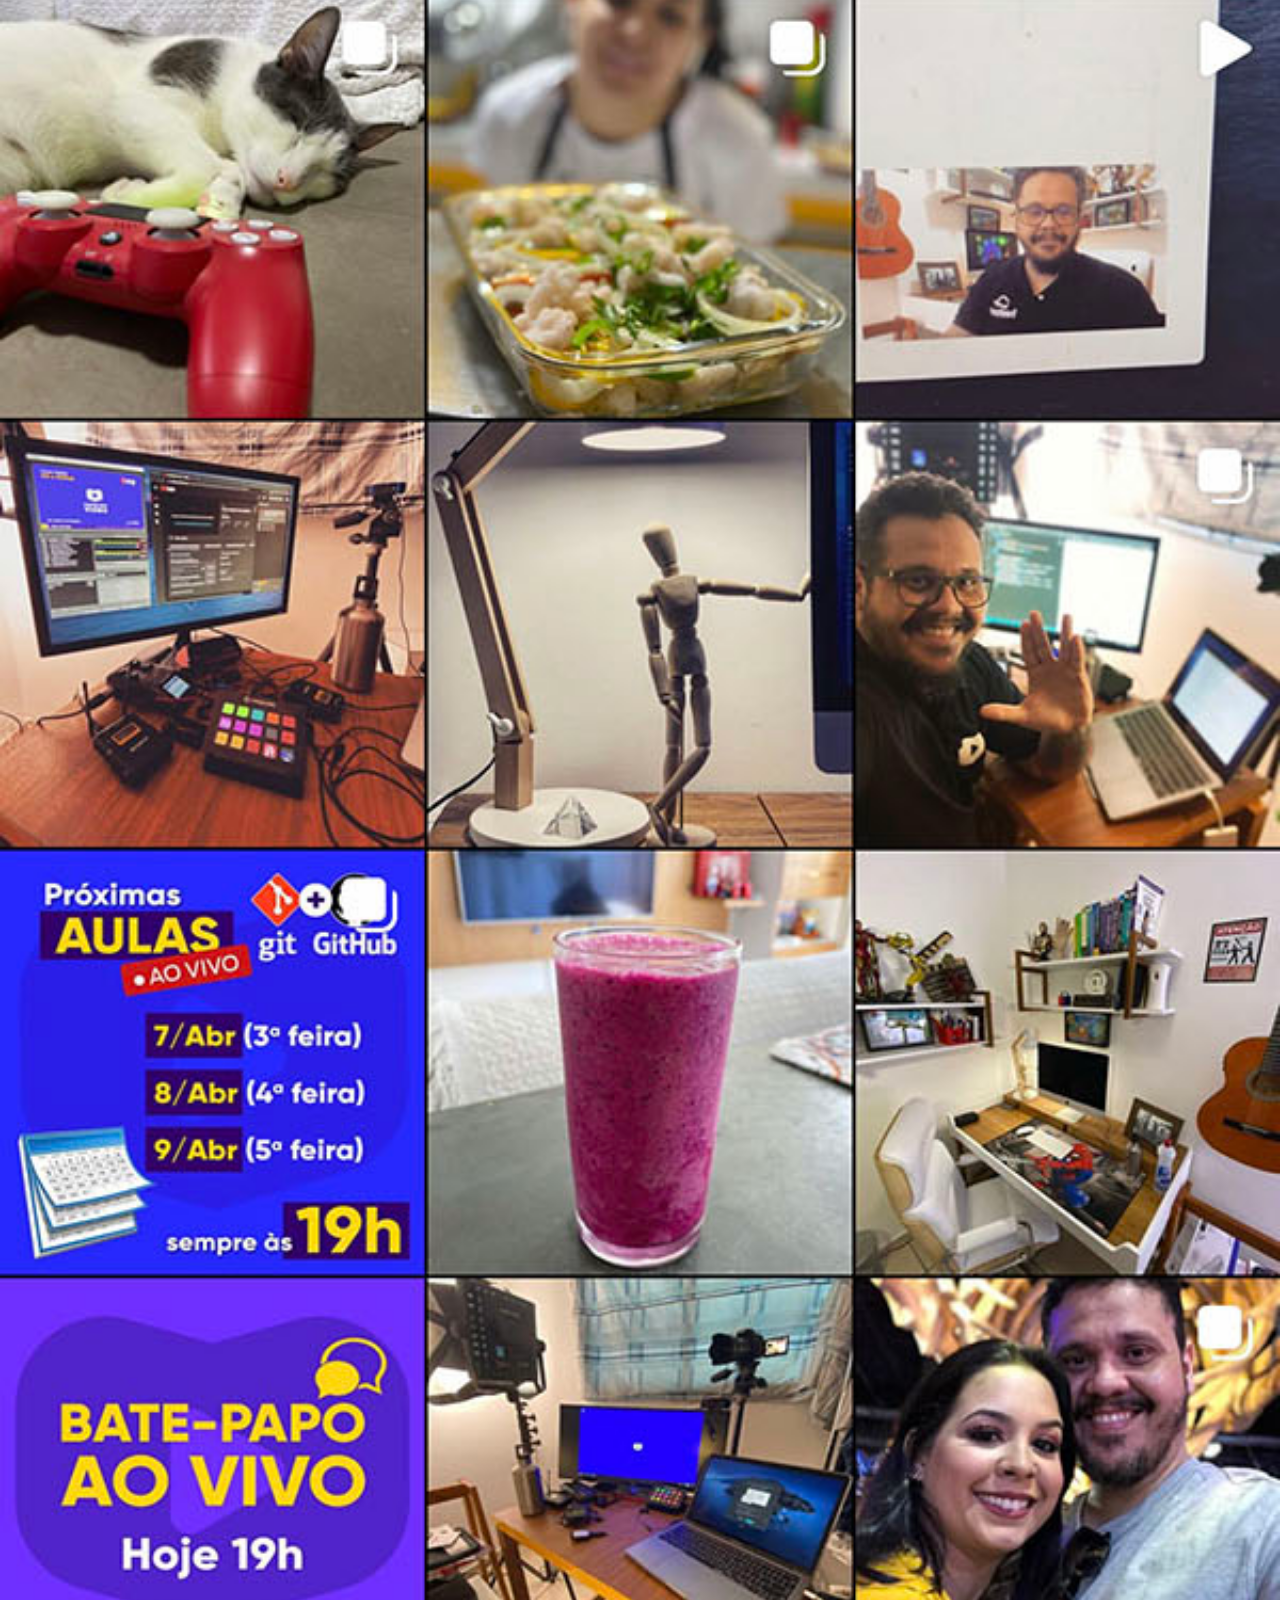
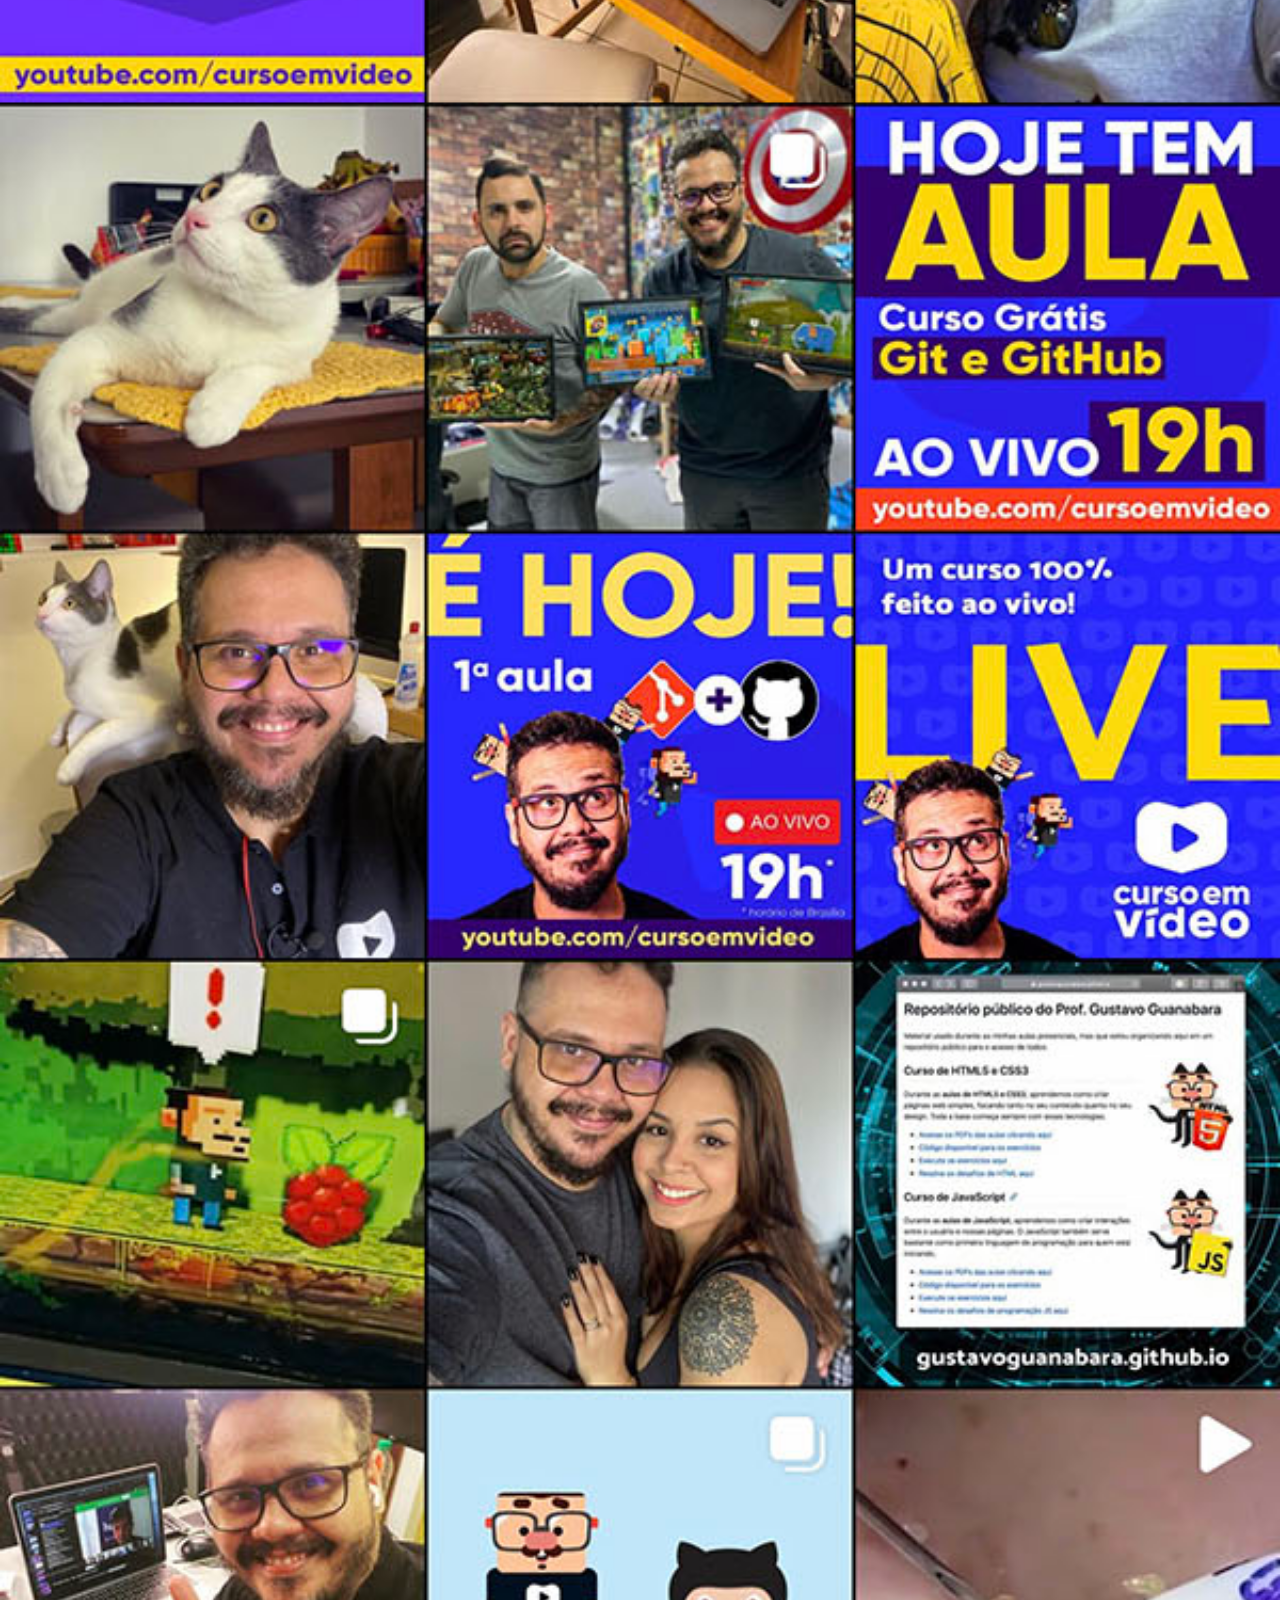
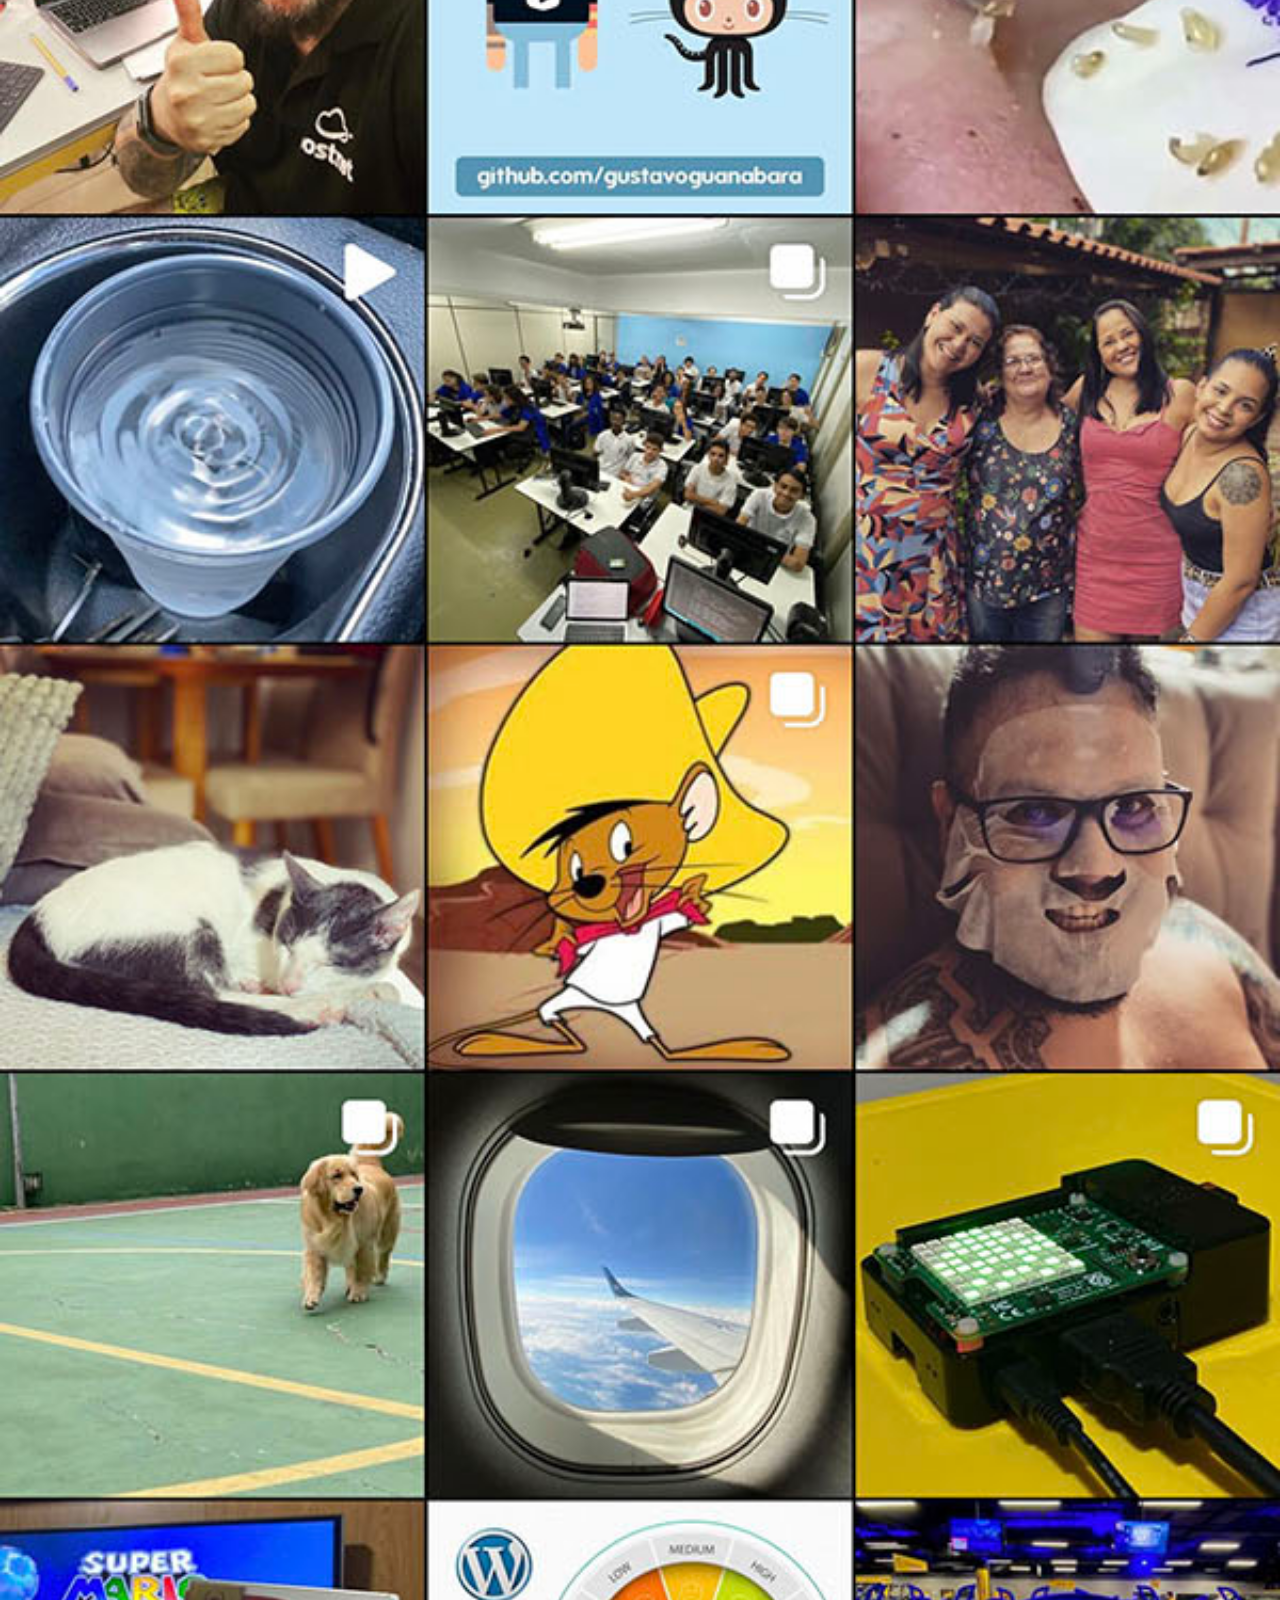
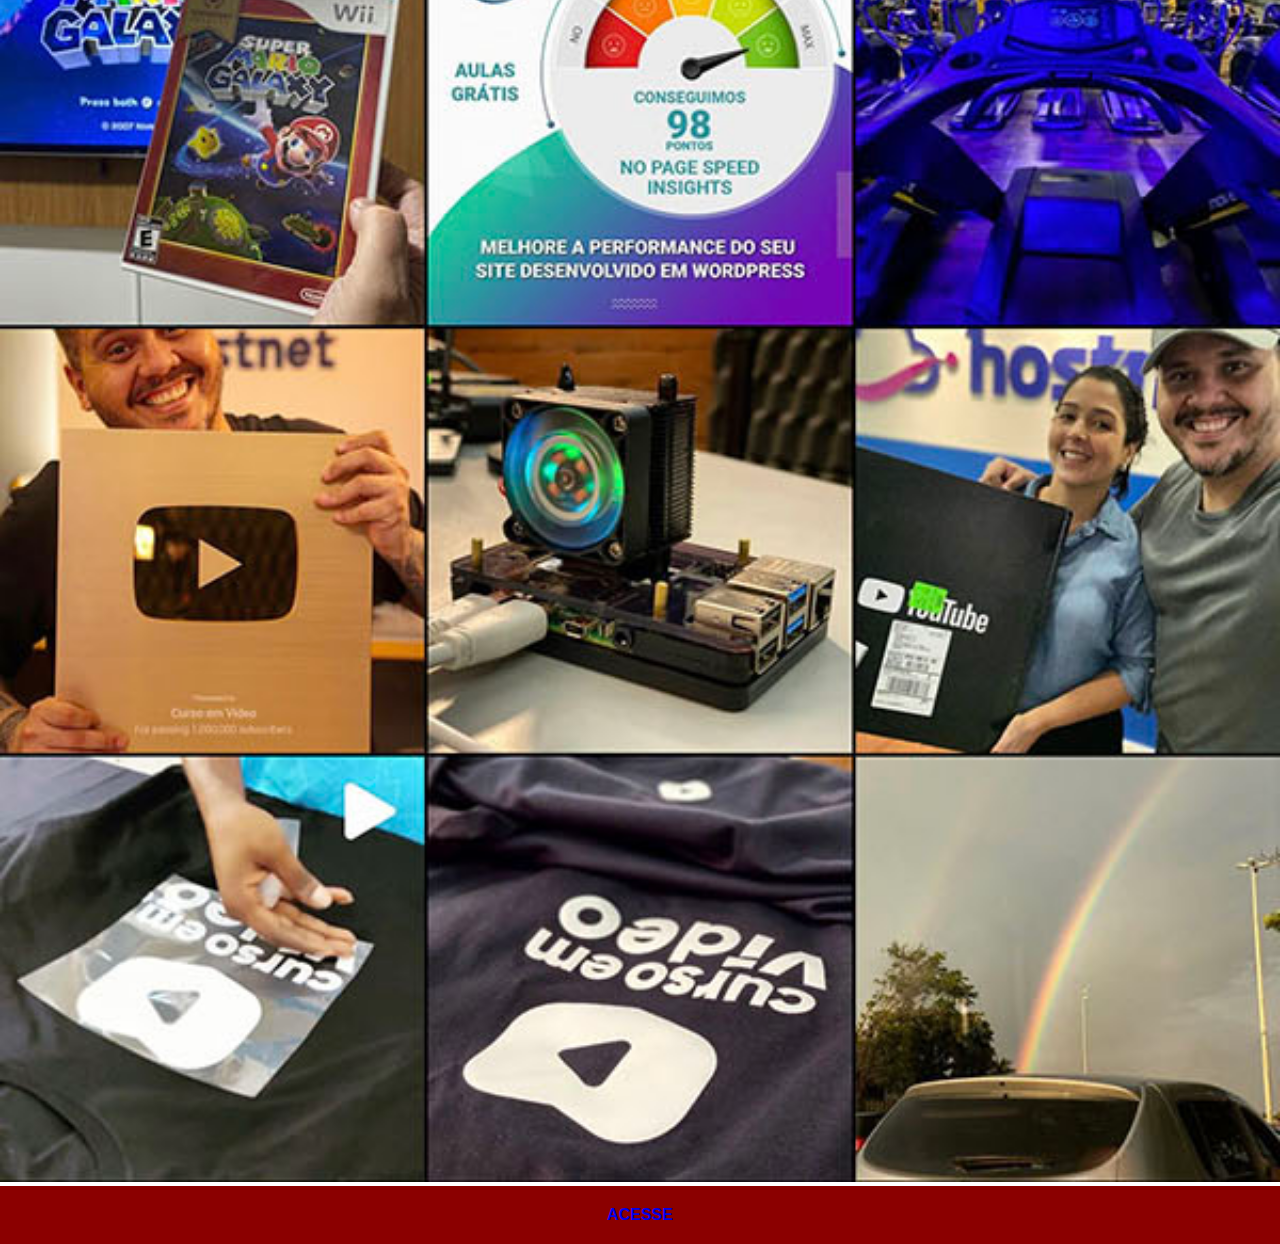
<file: instagram.html>
<!DOCTYPE html>
<html lang="pt-br">
<head>
    <meta charset="UTF-8">
    <meta name="viewport" content="width=device-width, initial-scale=1.0">
    <title>Instagram</title>
    <link rel="stylesheet" href="social.css">
</head>
<body>
    <img src="imagens/tela-instagram.jpg" alt="">
    <a href="instagram.com/gustavoguanabara/" target="_blank">ACESSE</a>
</body>
</html>
</file>
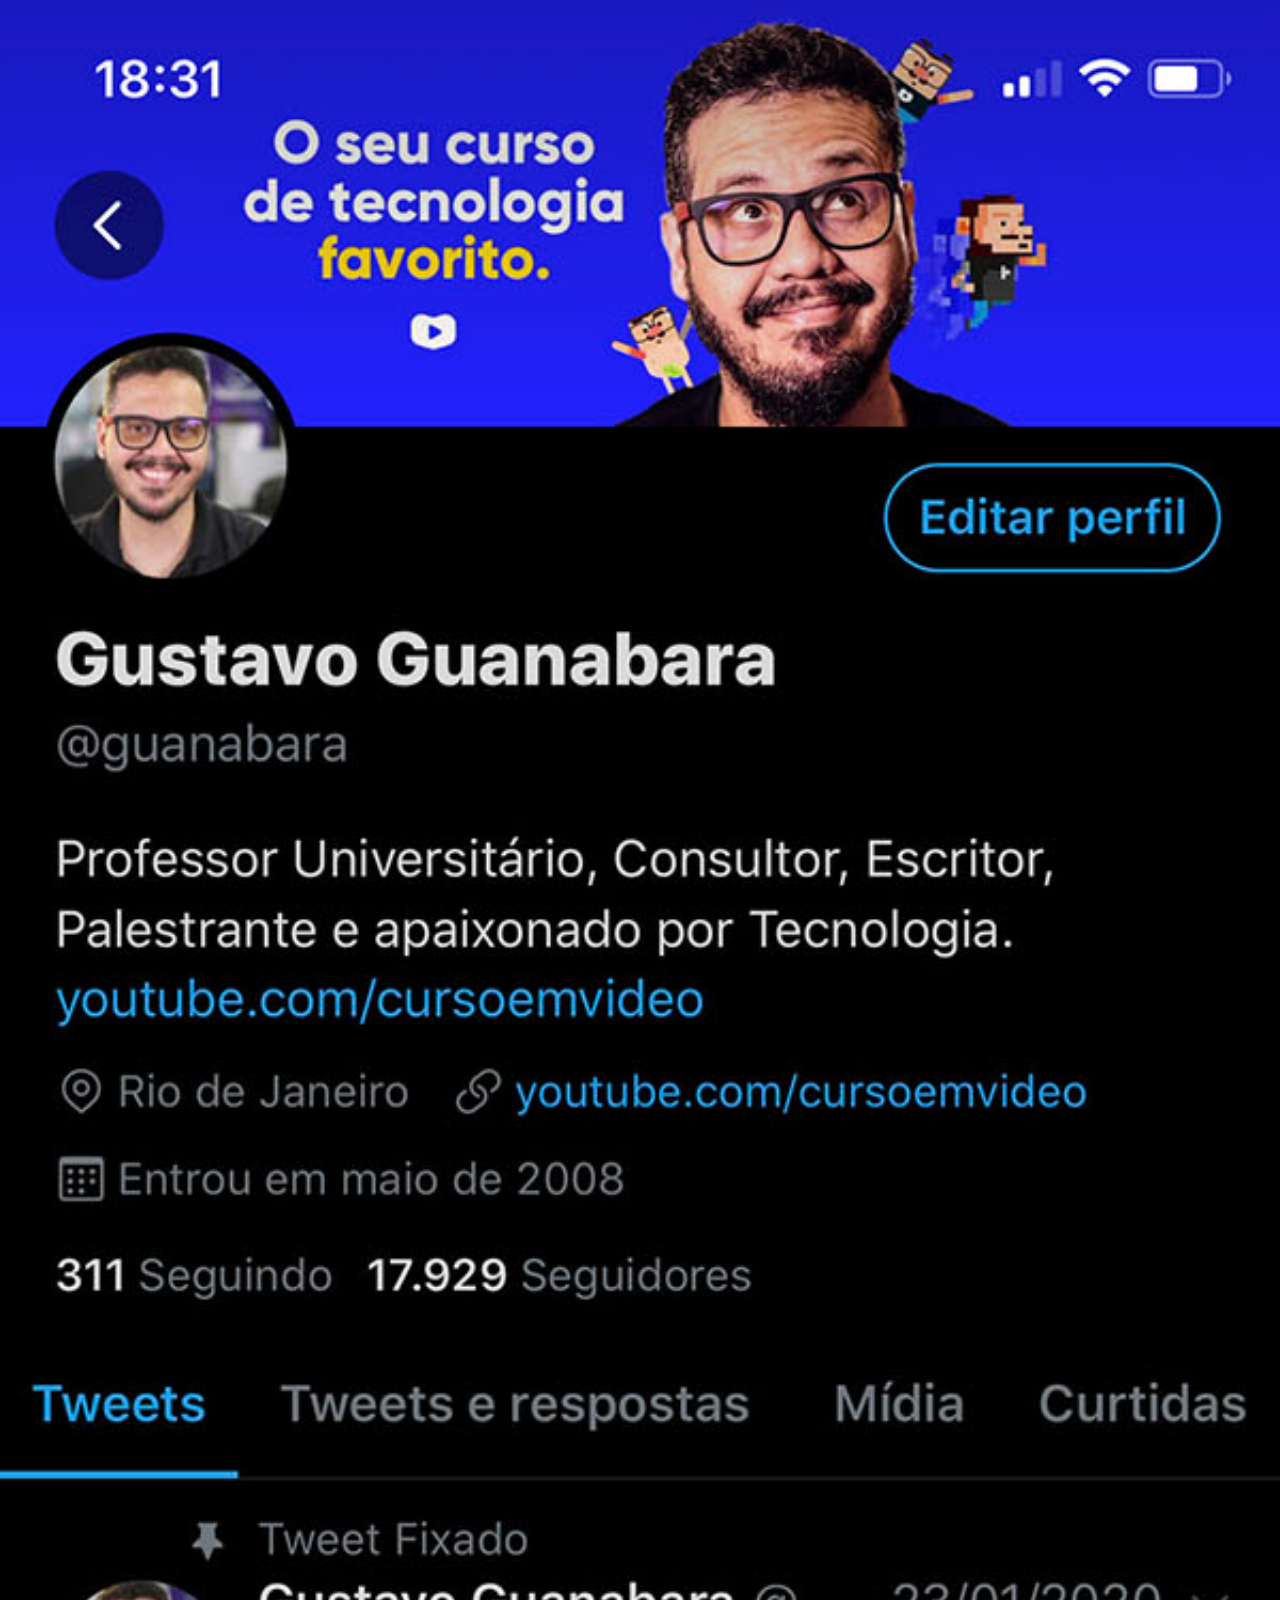
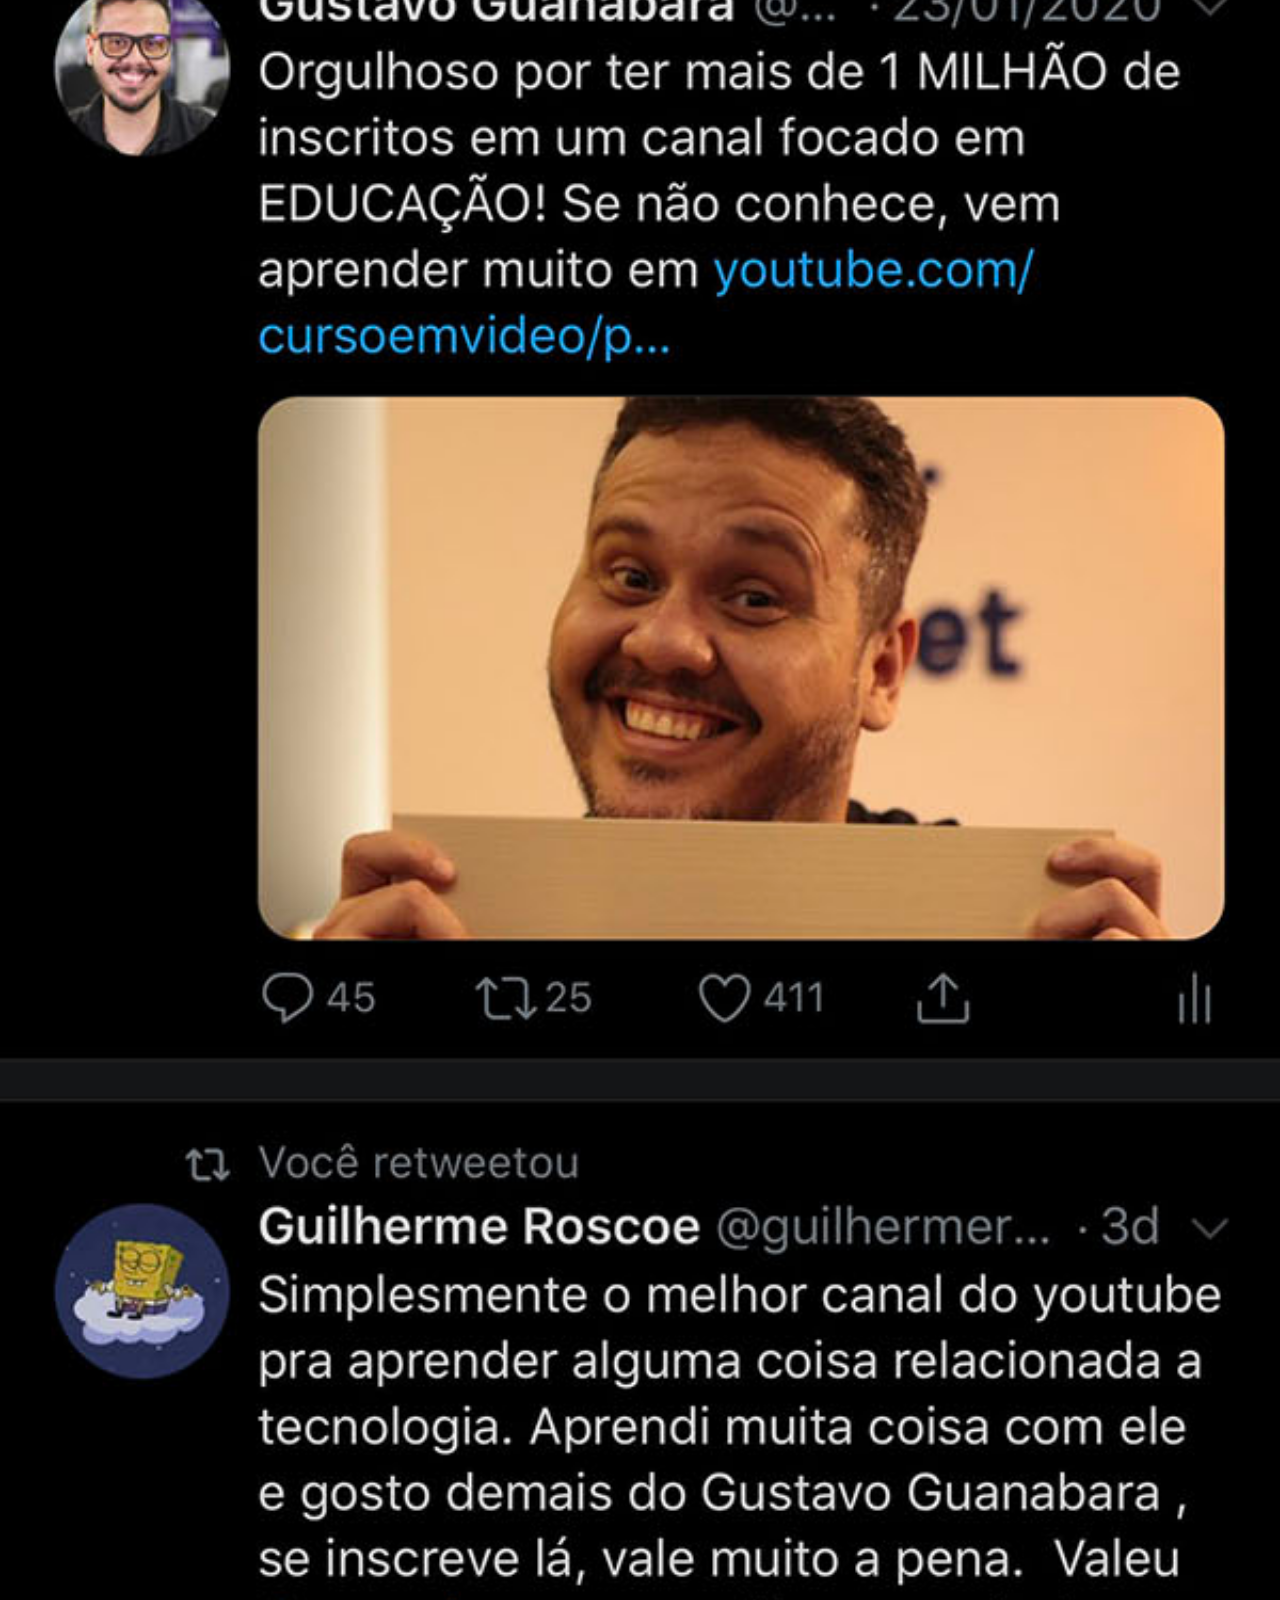
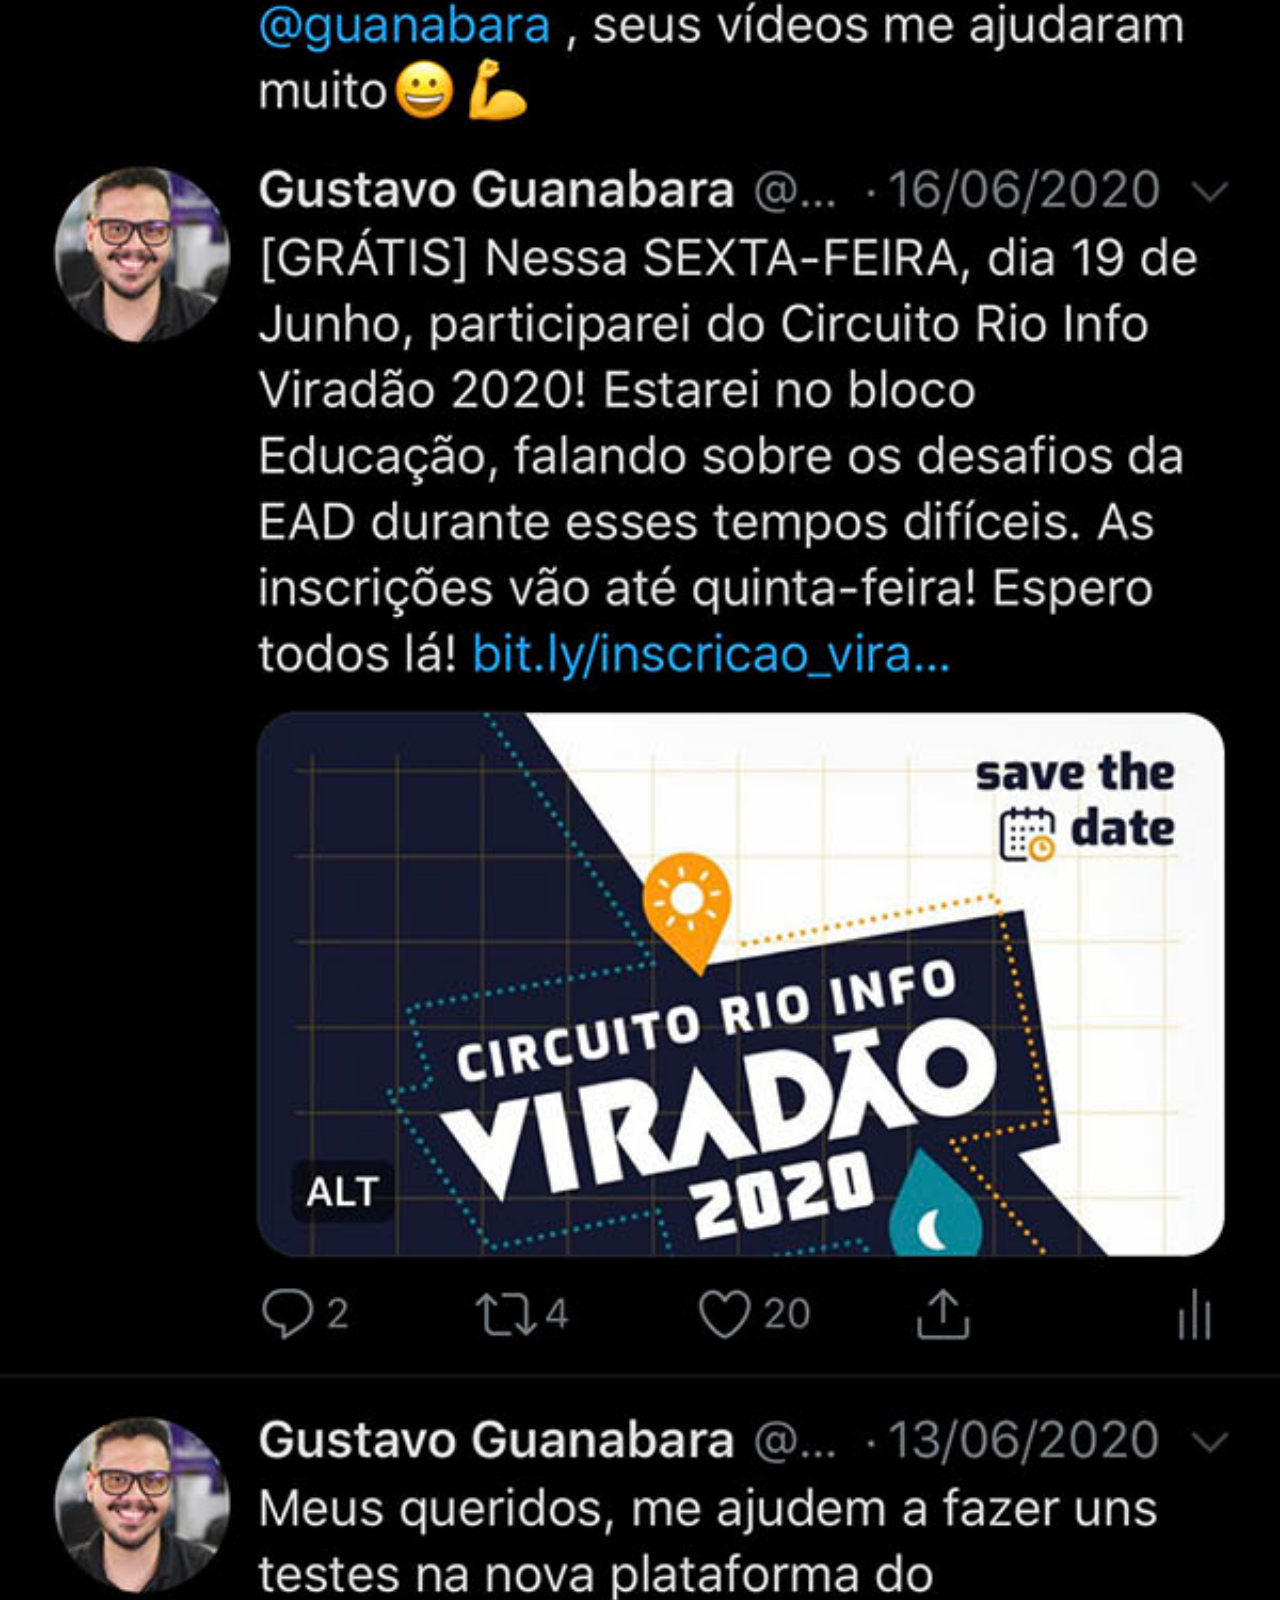
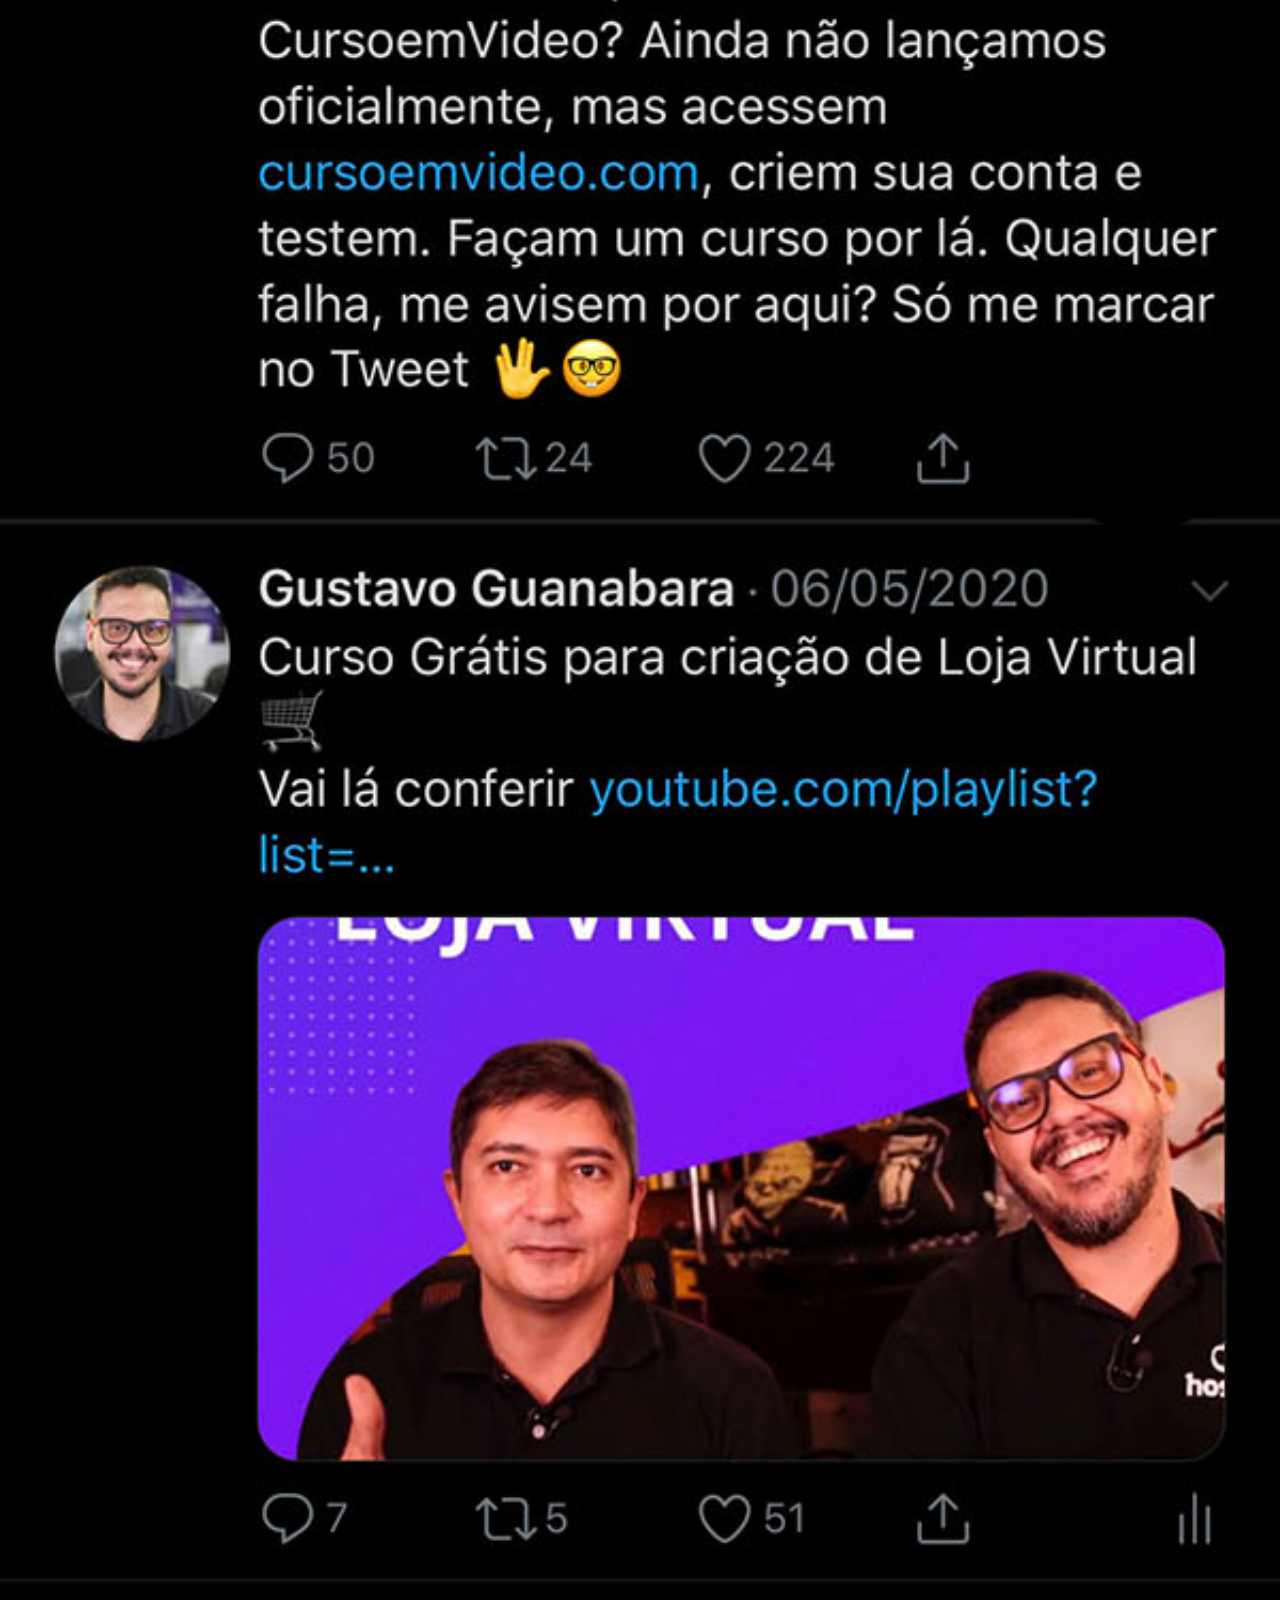
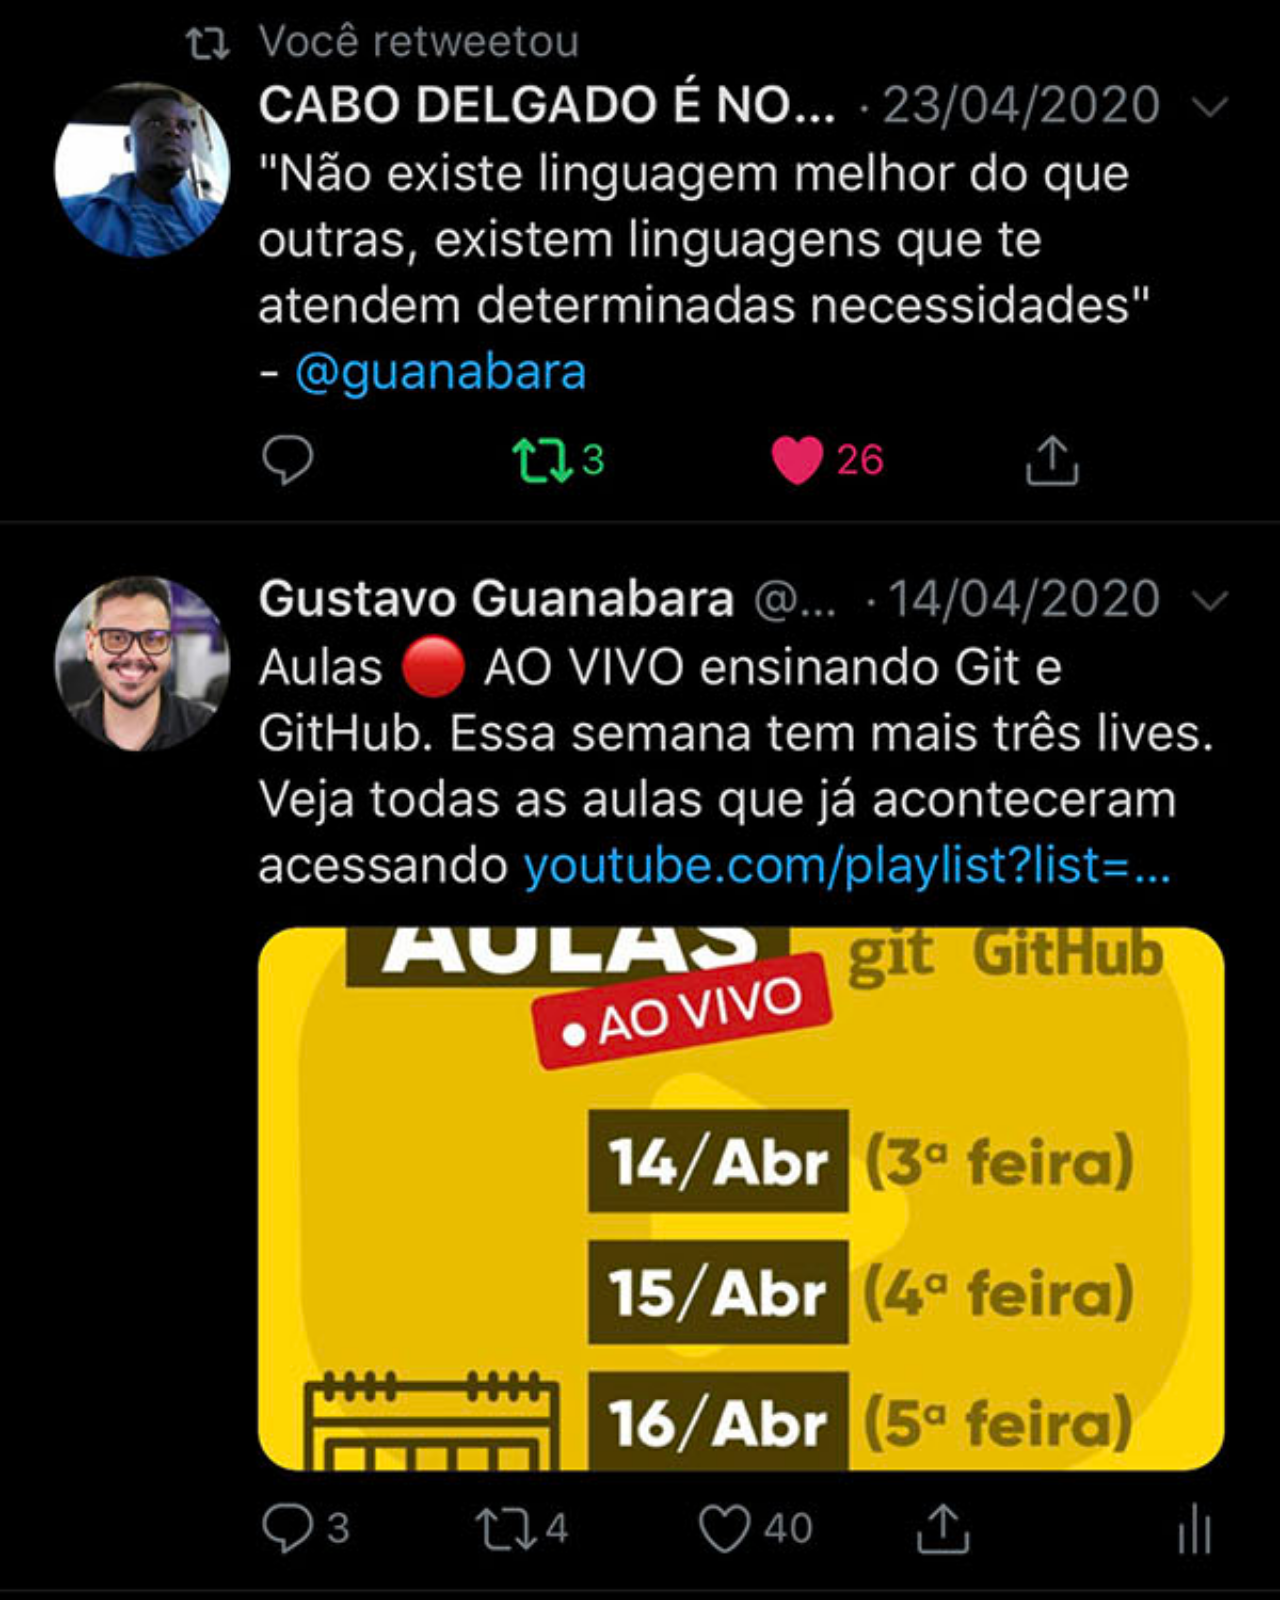
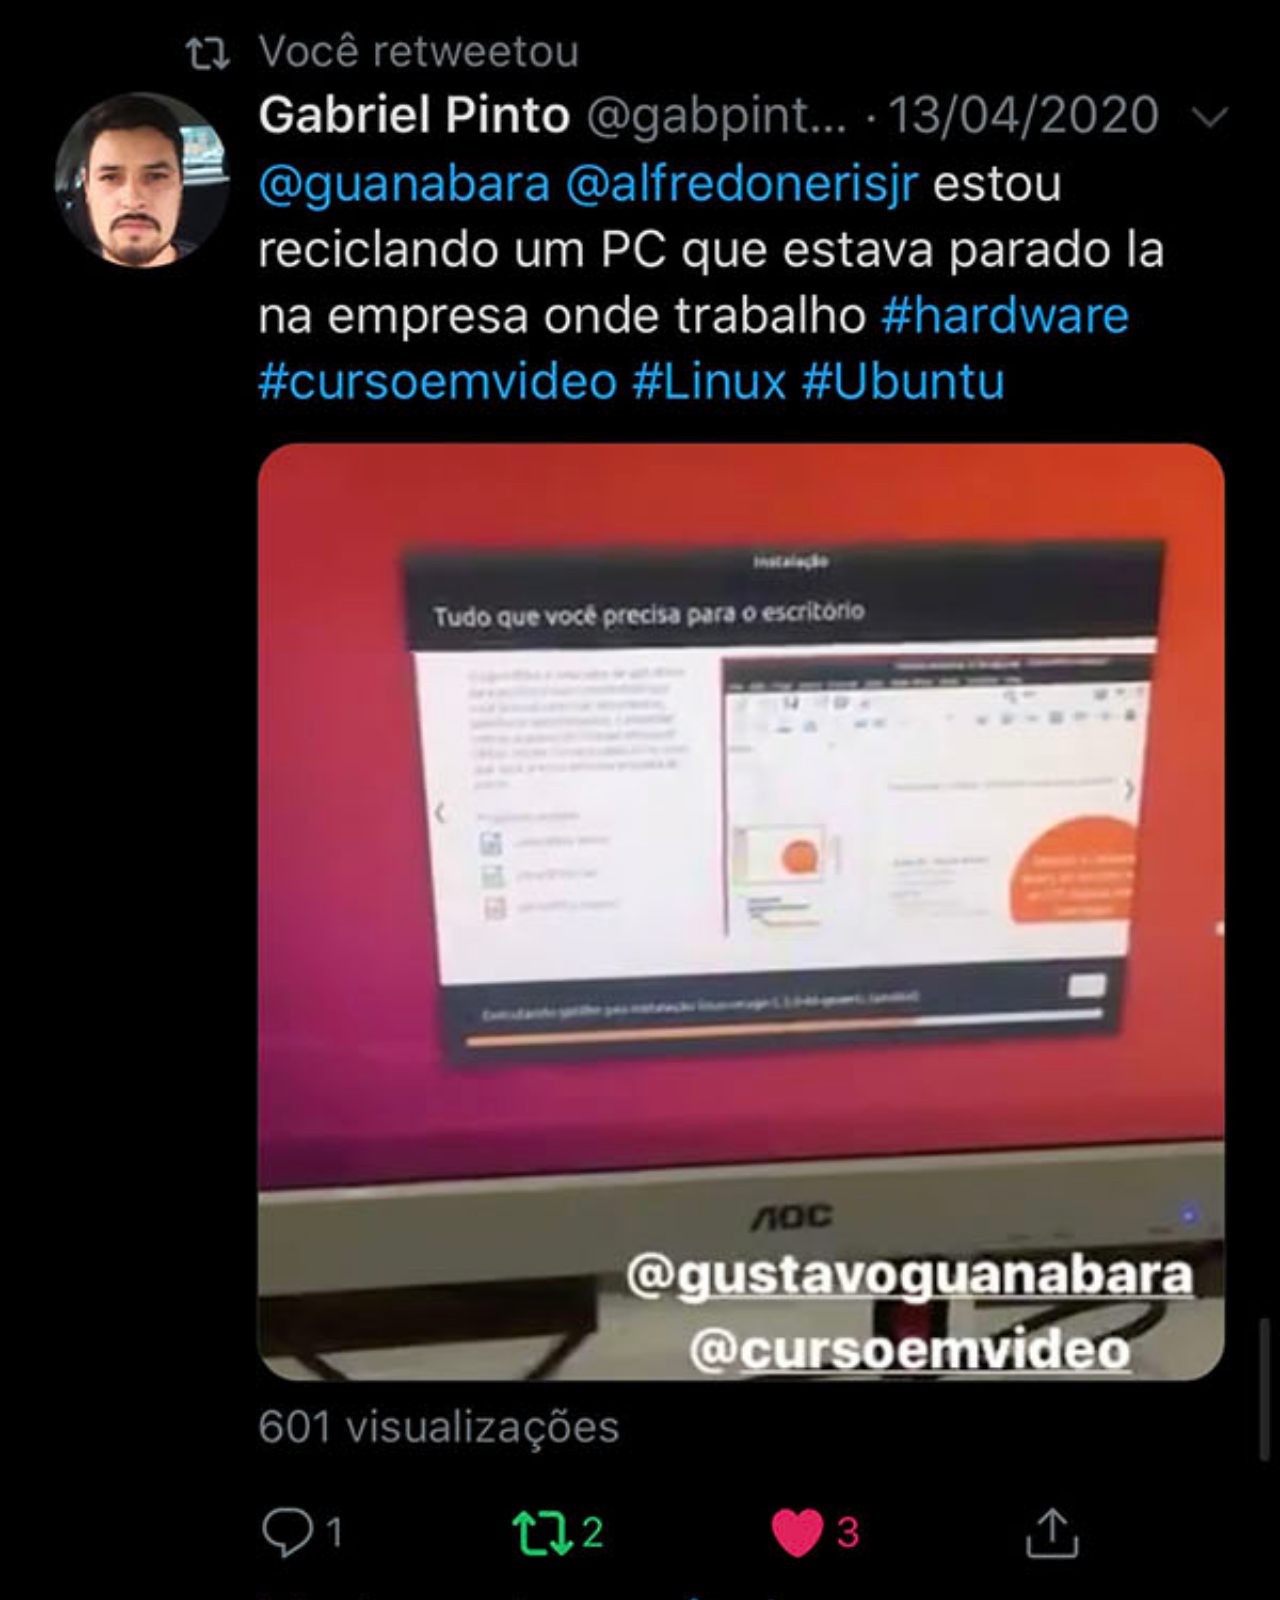
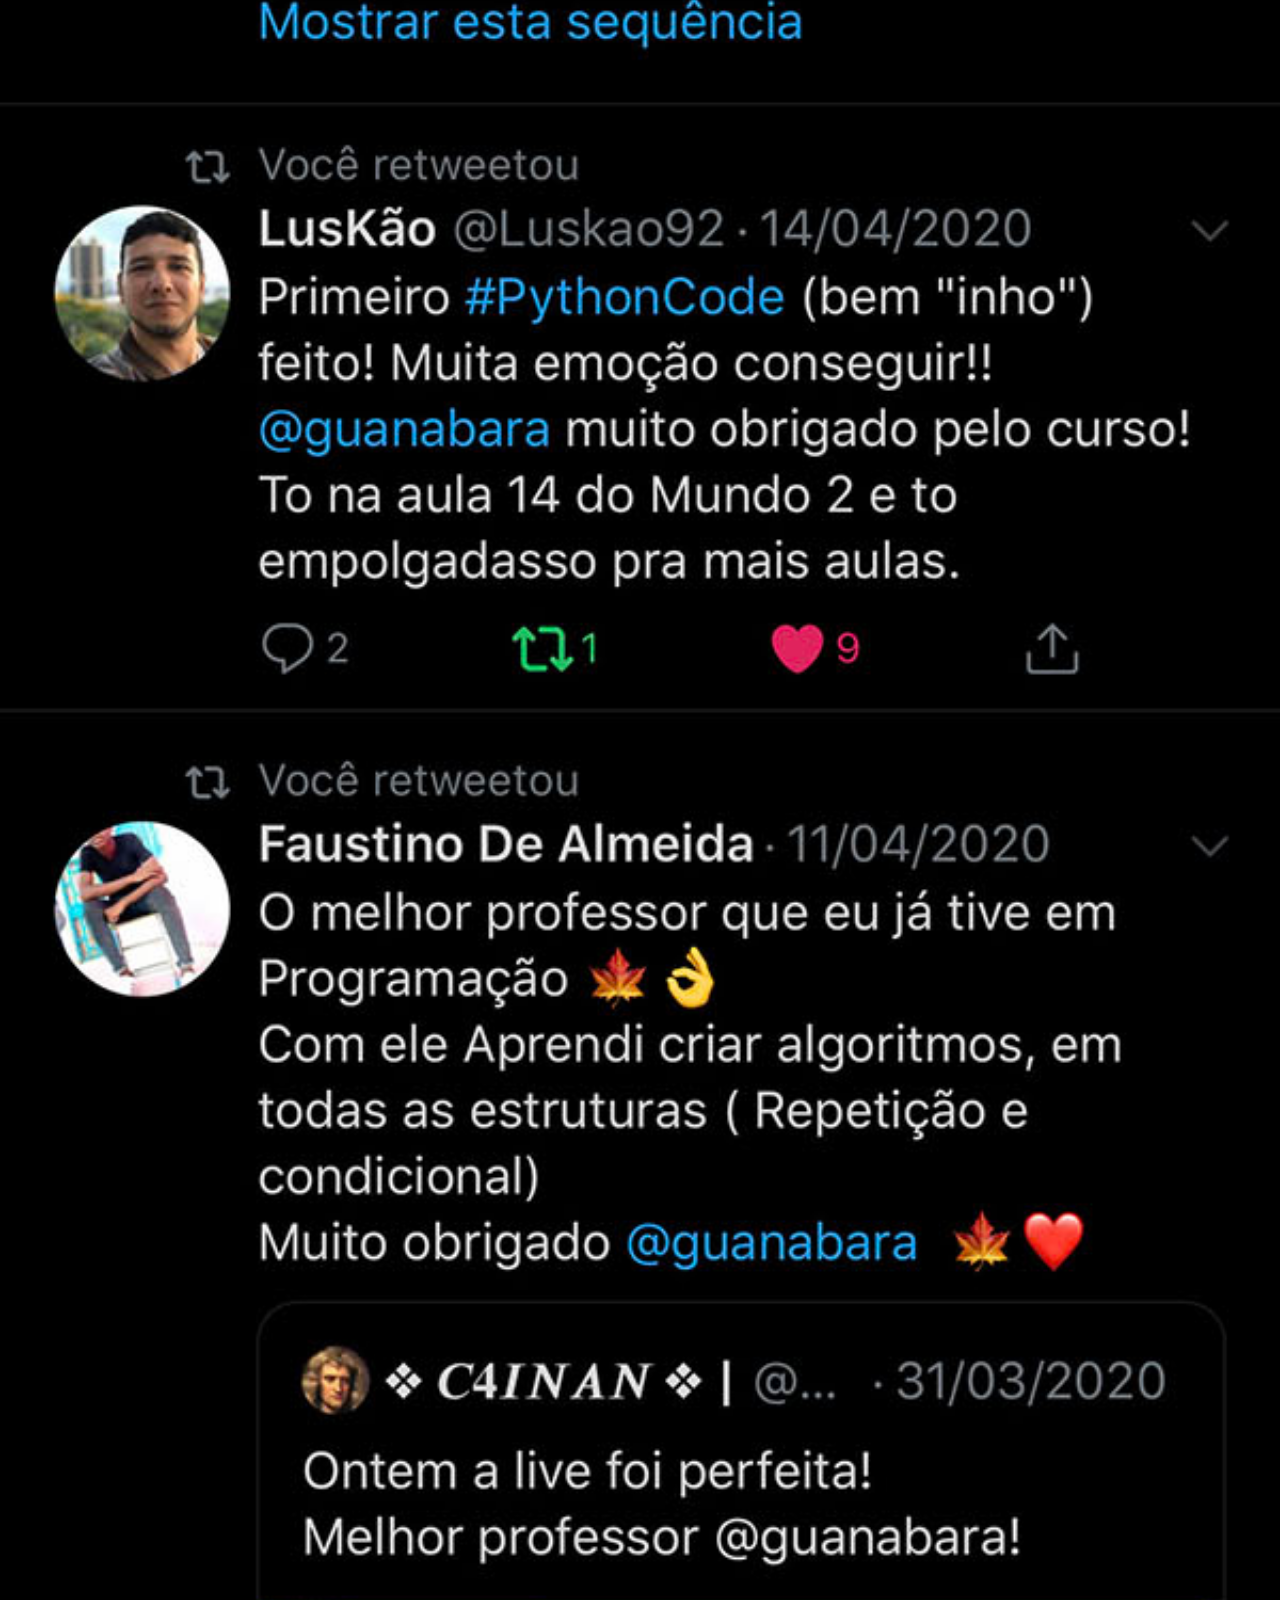
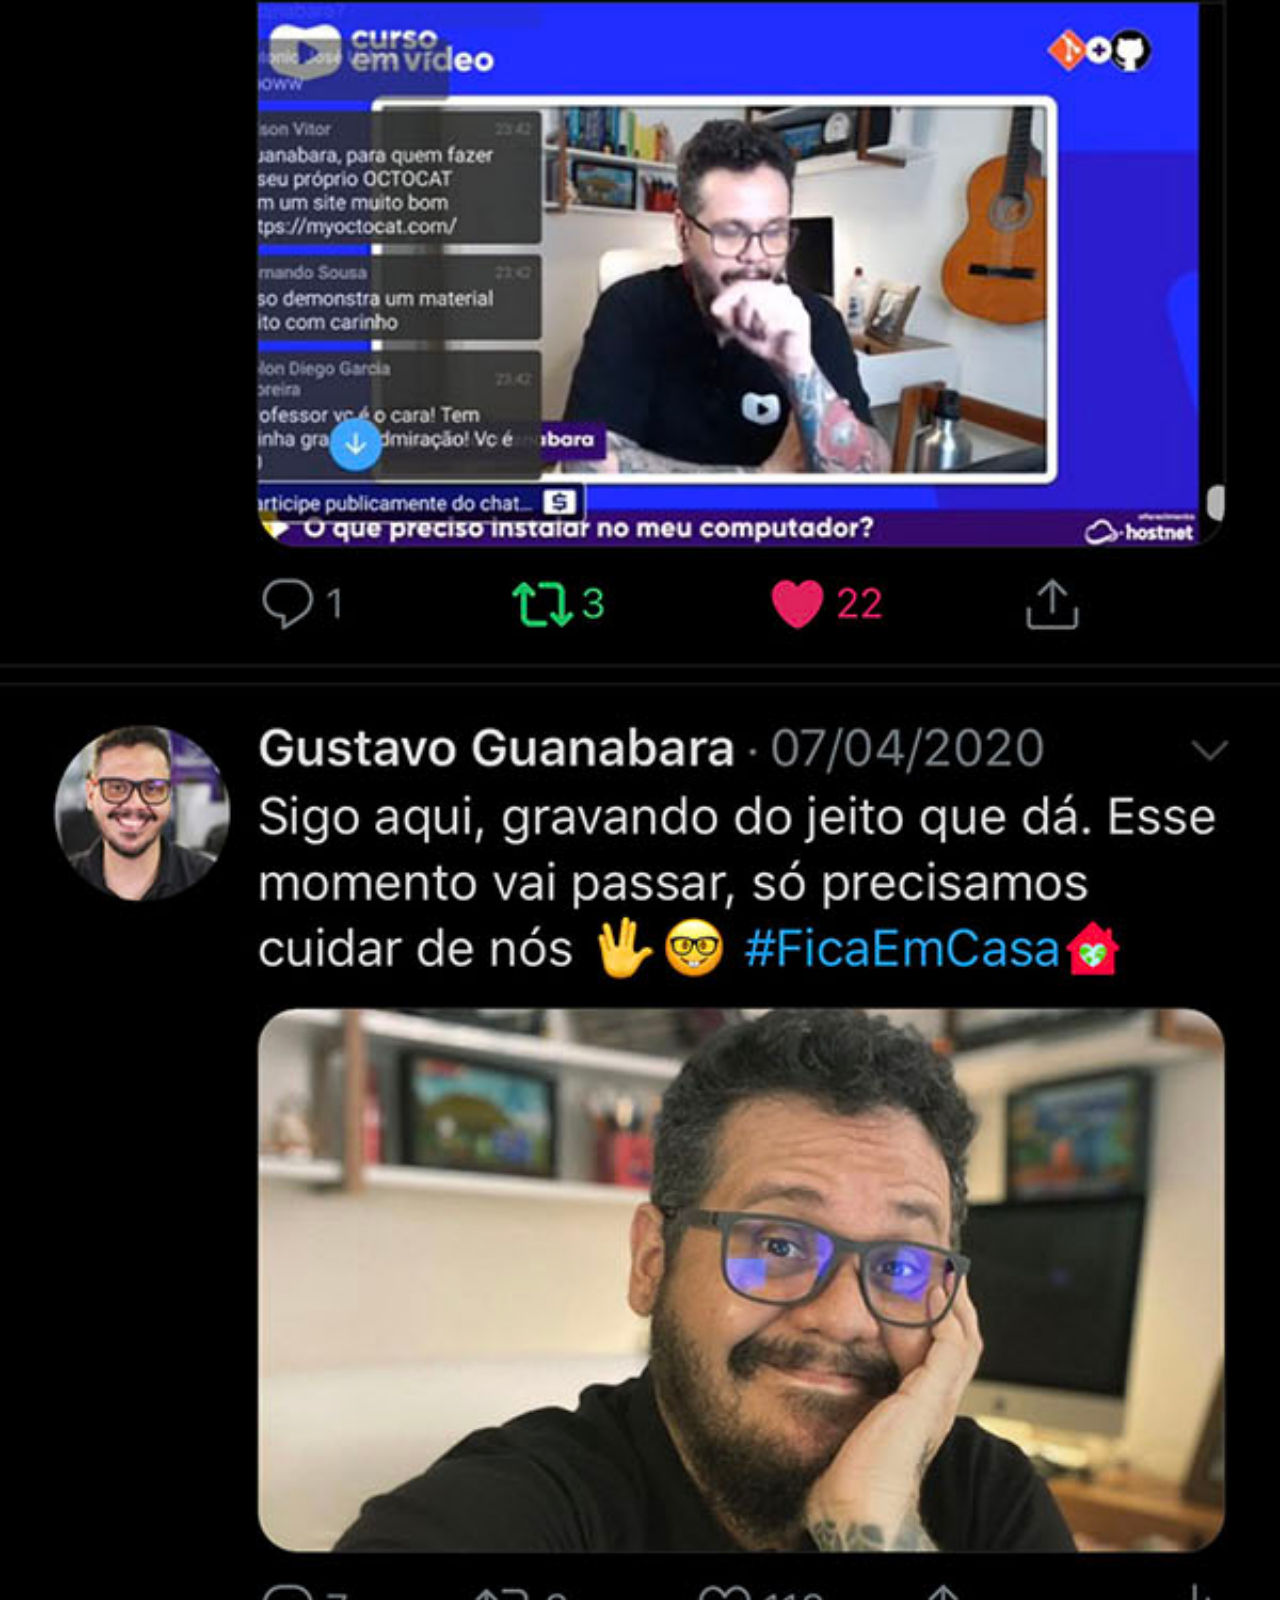
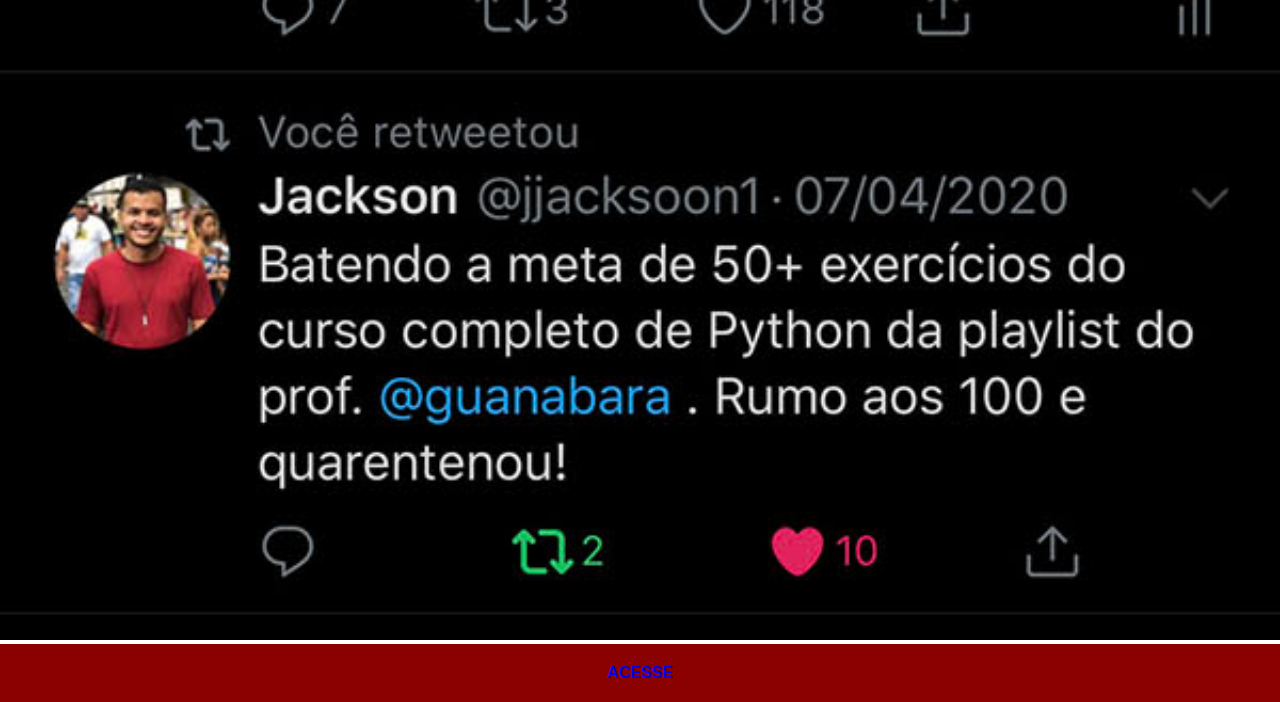
<file: twitter.html>
<!DOCTYPE html>
<html lang="pt-br">
<head>
    <meta charset="UTF-8">
    <meta name="viewport" content="width=device-width, initial-scale=1.0">
    <title>Twitter</title>
    <link rel="stylesheet" href="social.css">
</head>
<body>
    <img src="imagens/tela-twitter.jpg" alt="">
    <a href="https://x.com/guanabara" target="_blank">ACESSE</a>
</body>
</html>
</file>
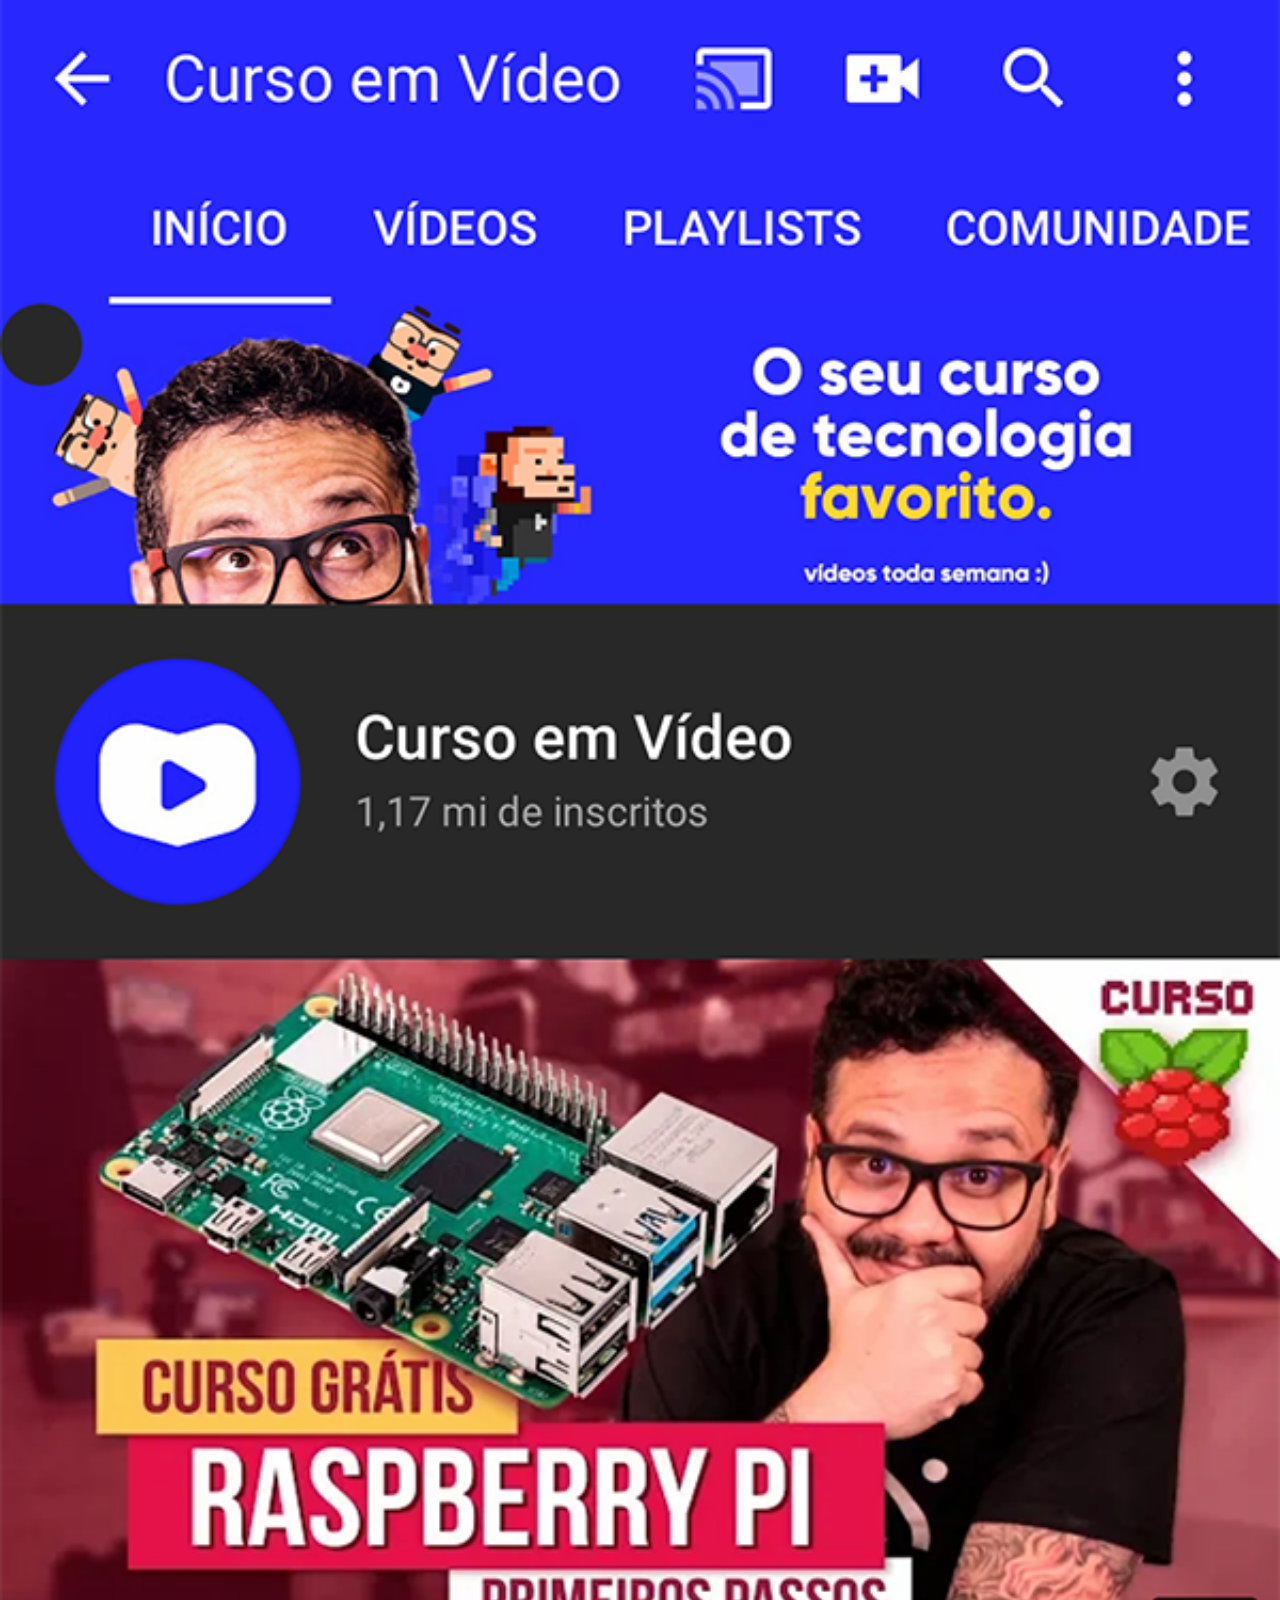
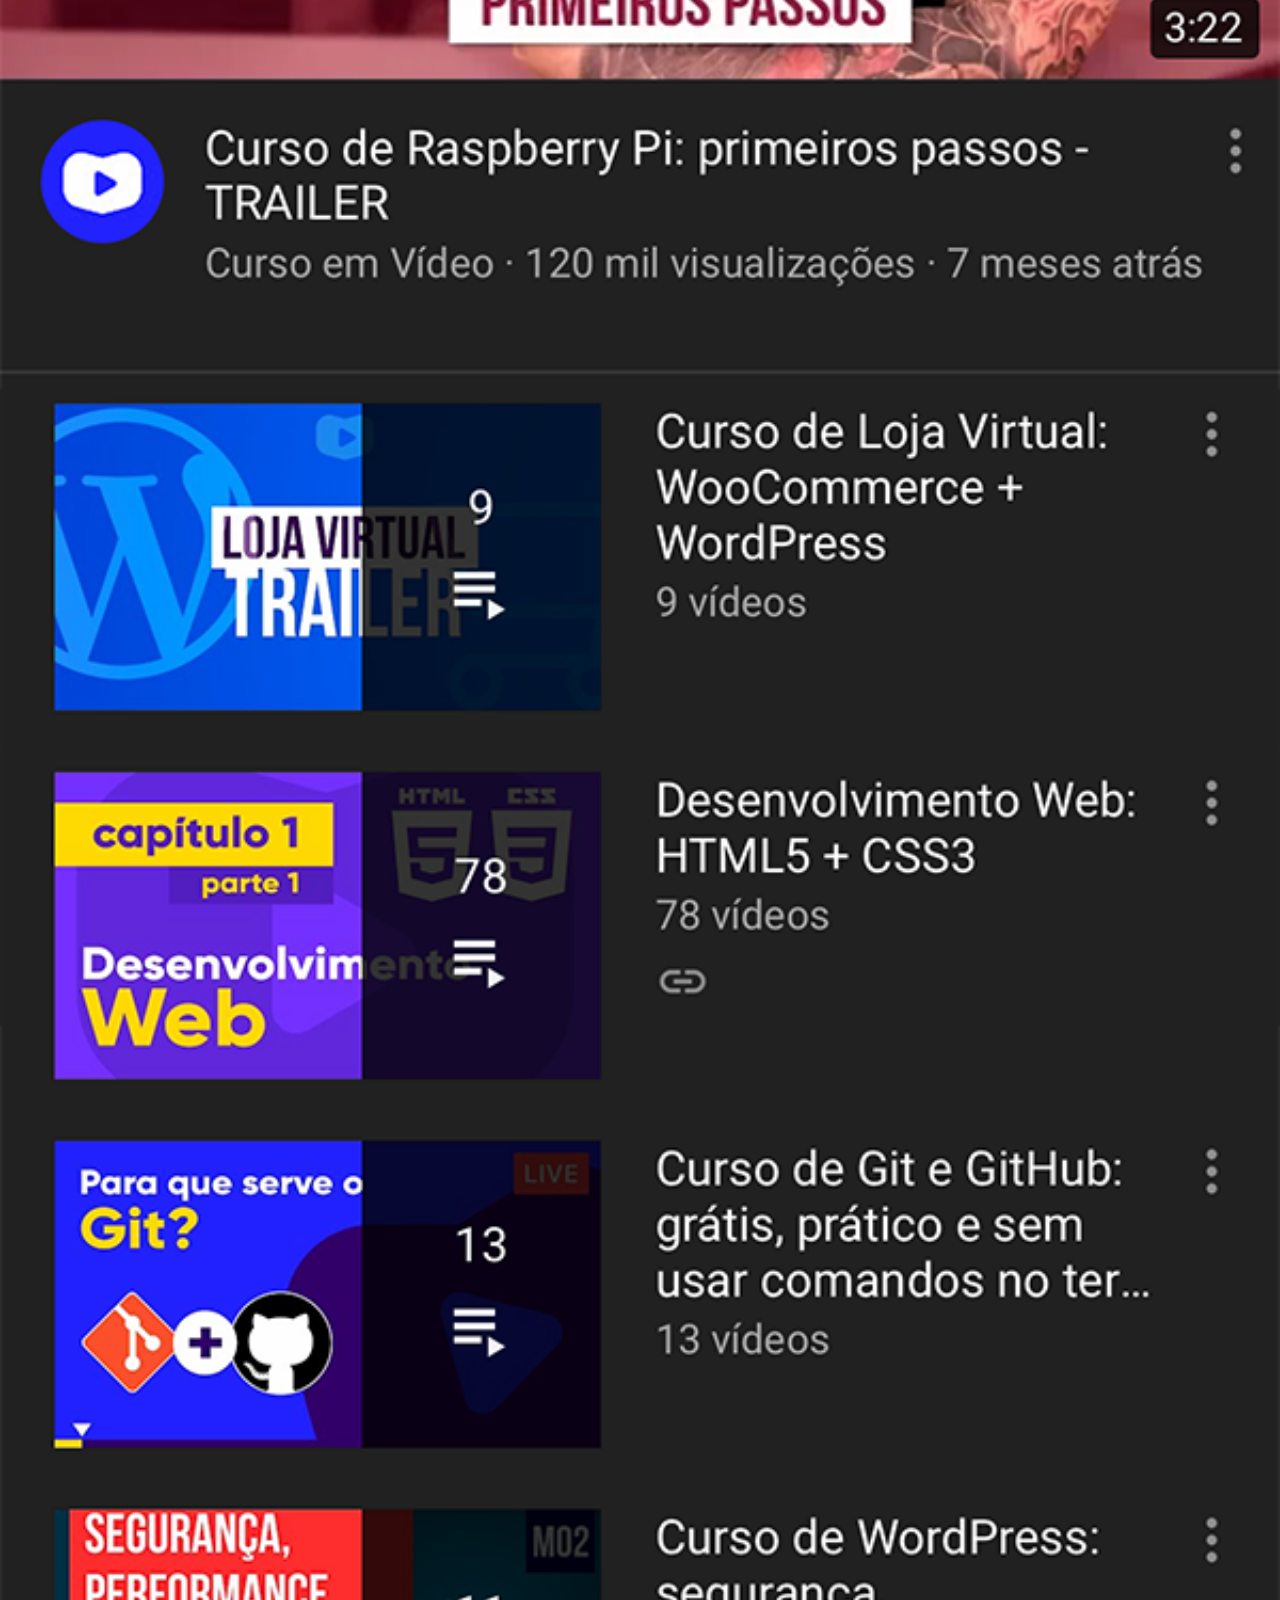
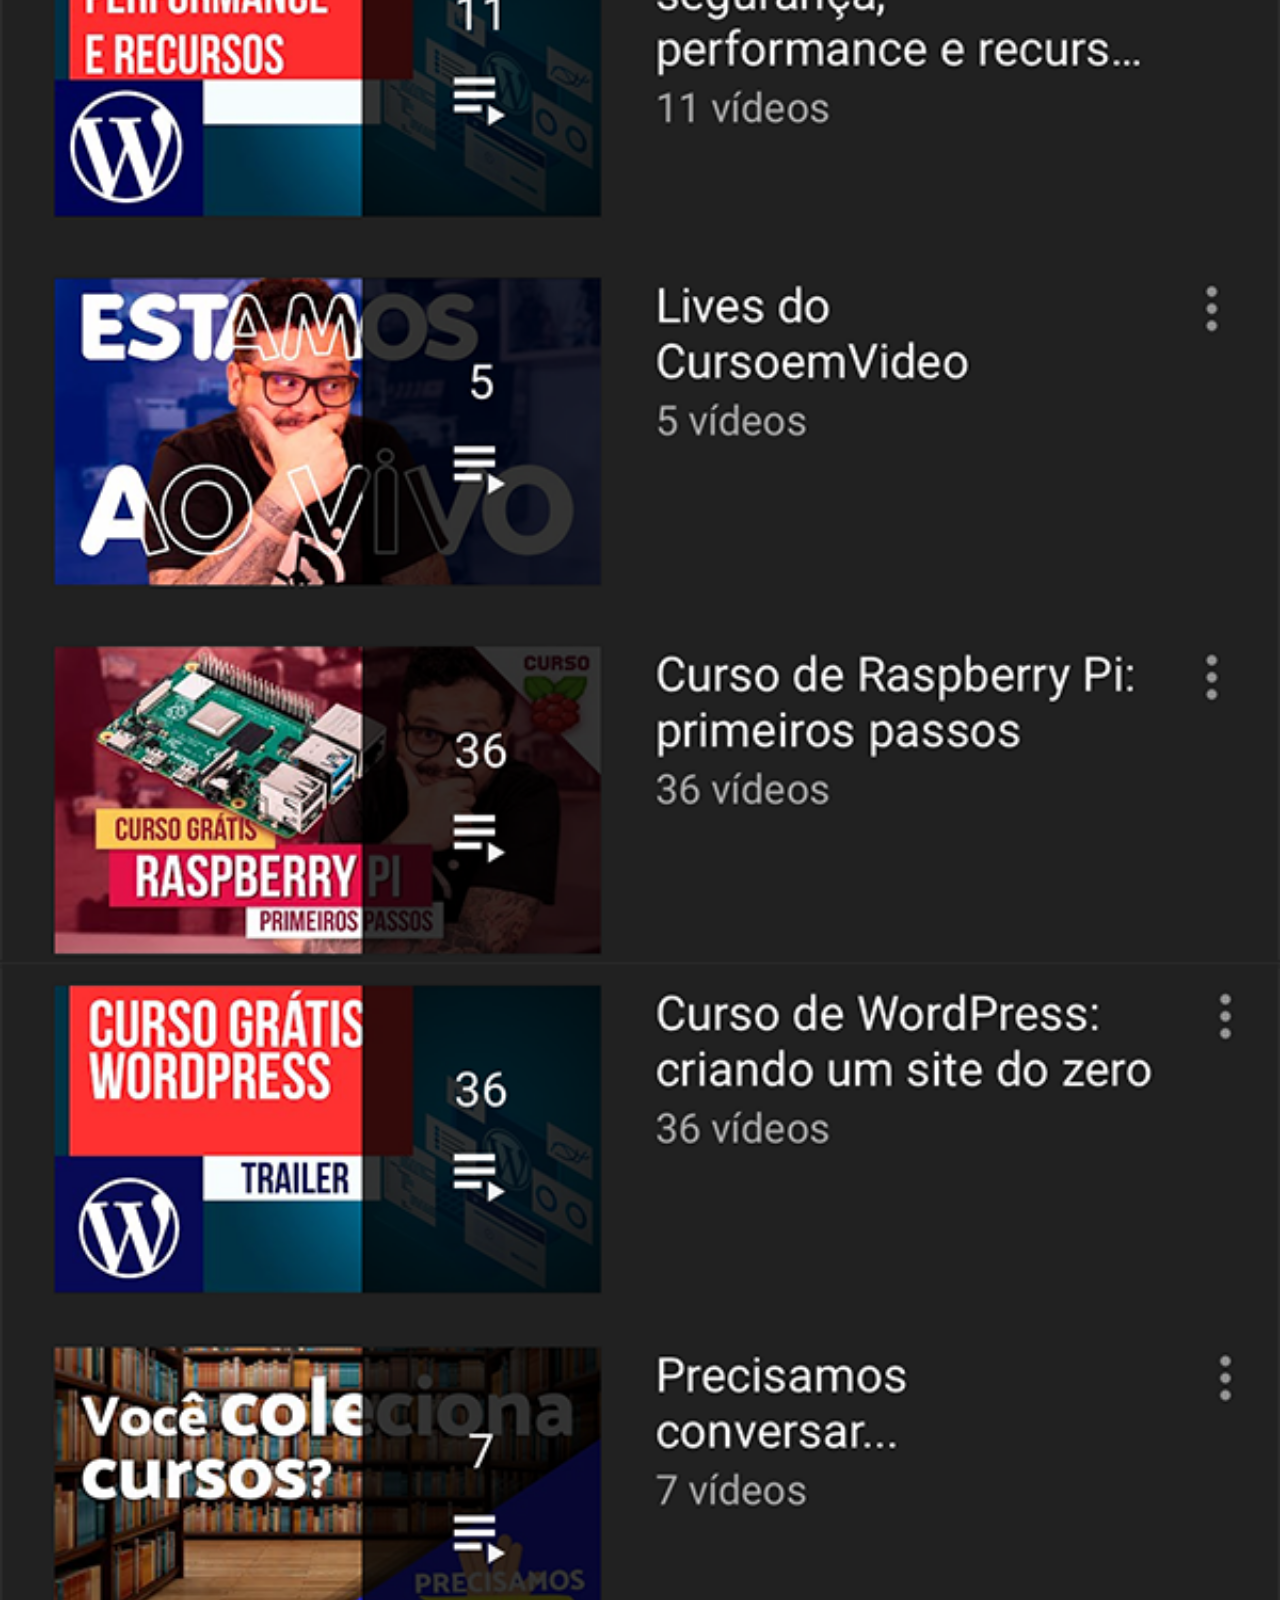
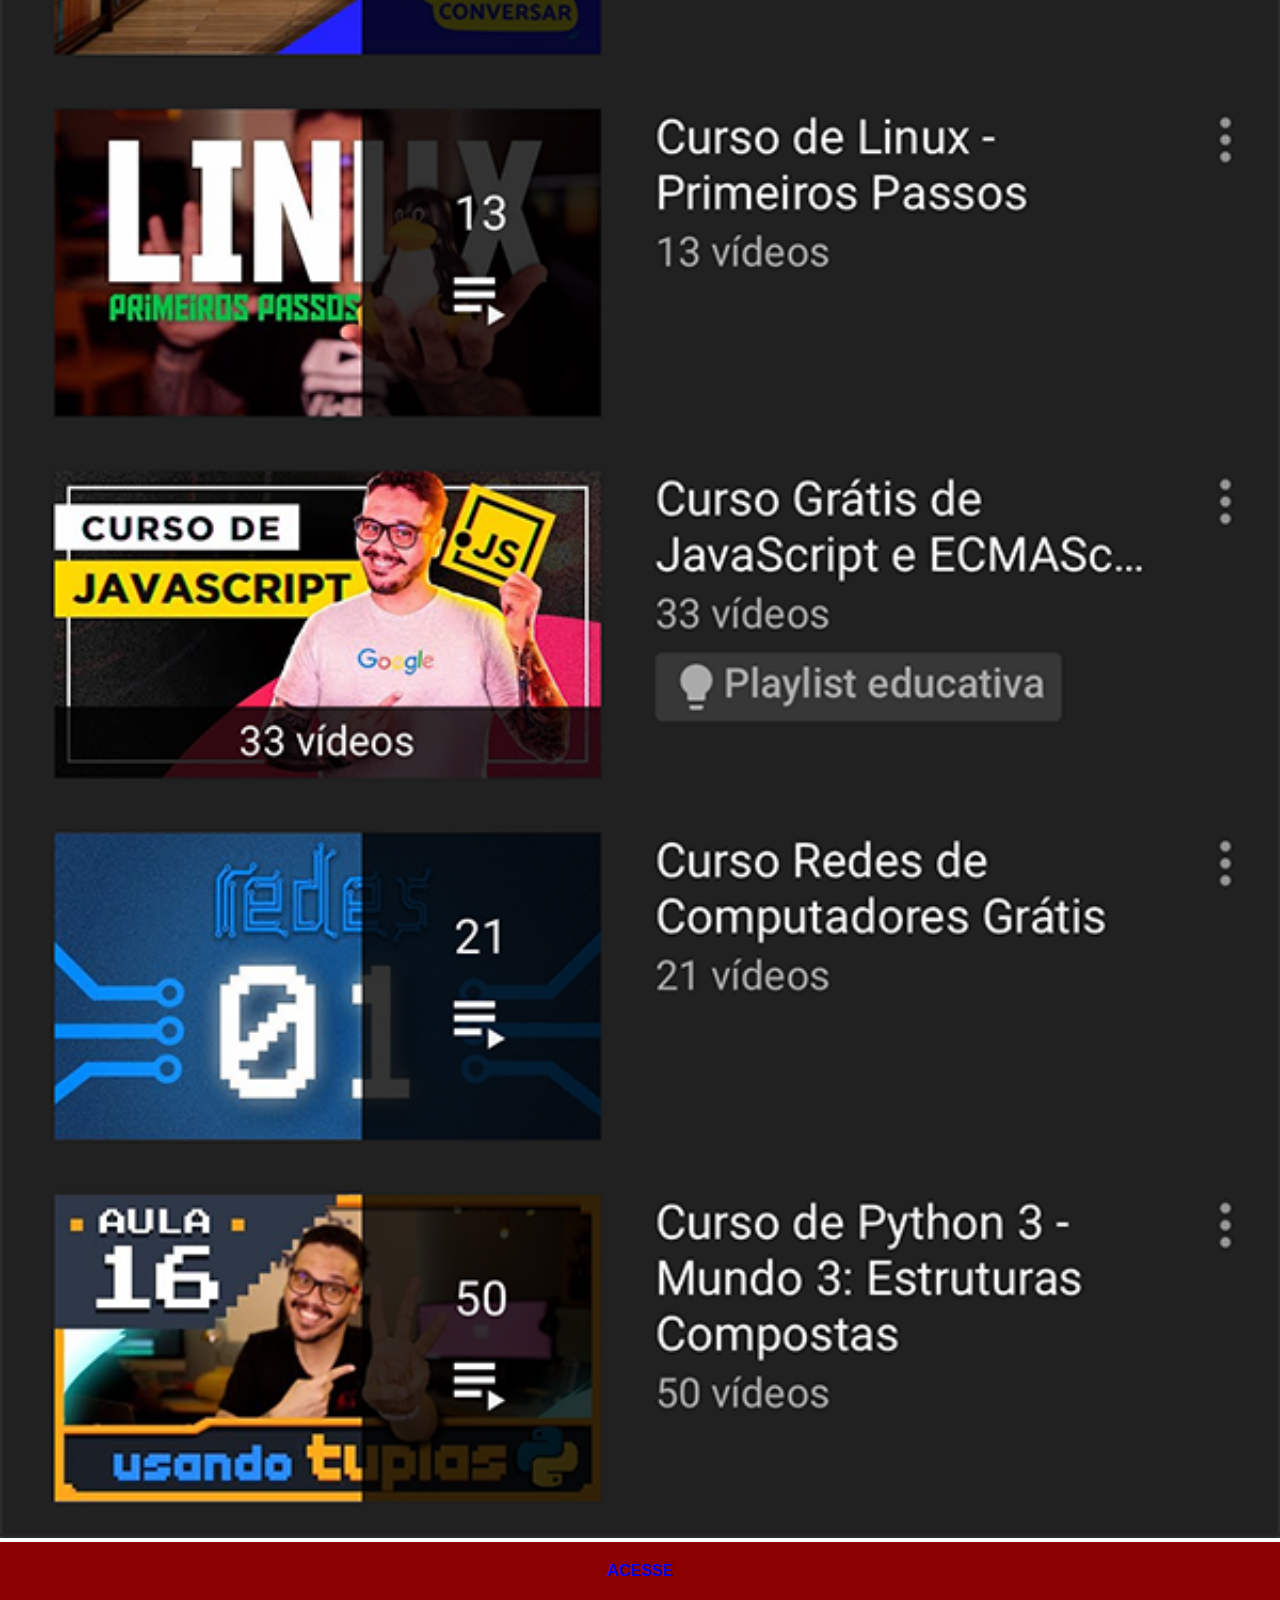
<file: youtube.html>
<!DOCTYPE html>
<html lang="pt-br">
<head>
    <meta charset="UTF-8">
    <meta name="viewport" content="width=device-width, initial-scale=1.0">
    <title>Youtube</title>
    <link rel="stylesheet" href="social.css">
</head>
<body>
    <img src="imagens/tela-youtube.png" alt="">
    <a href="https://www.youtube.com/c/CursoemV%C3%ADdeo" target="_blank">ACESSE</a>
</body>
</html>
</file>
<file: style.css>
@charset "UTF-8";

* {
    margin: 0px;
    padding: 0px;
    font-family: Arial, Helvetica, sans-serif;
}

html, body {
    height: 100vh;
    width: 100vw;
    background-color: black;
}

body {
    background: url('imagens/fundo-madeira.jpg') no-repeat top center;
    background-size: cover;
    background-attachment: fixed;
}

main {
    position: relative;
    height: 100vh;
}

section#telefone {
    position: absolute;
    top: 50%;
    left: 50%;
    transform: translate(-50%, -50%);

    height: 627px;
    width: 311px;
    background-image: url('imagens/frame-iphone.png');
}

iframe#tela {
    position: relative;
    top: 80px;
    left: 22px;
    width: 267px;
    height: 471px;
}

section#redes-sociais {
    text-align: right;
}

section#redes-sociais img {
    width: 50px;
    margin: 10px;
    border-radius: 50%;
    box-shadow: 2px 2px 5px rgba(0, 0, 0, 0.383);
    box-sizing: border-box;
}

section#redes-sociais img:hover {
    border: 2px solid rgba(255, 255, 255, 0.637);
    transform: translate(-3px, -3px);
    box-shadow: 5px 5px 10px rgba(0, 0, 0, 0.603);
    transition: transform .3s, border 1s;
}
</file>
<file: social.css>
@charset "UTF-8";

* {
    margin: 0px;
    padding: 0px;
    font-family: Arial, Helvetica, sans-serif;
}

::-webkit-scrollbar {
    width: 0px;
    height: 0px;
}

img {
    width: 100vw;
}

a {
    display: block;
    background-color: darkred;
    padding: 20px;
    text-align: center;
    font-weight: bolder;
    text-decoration: none;
}

a:hover {
    background-color: red;
}
</file>
